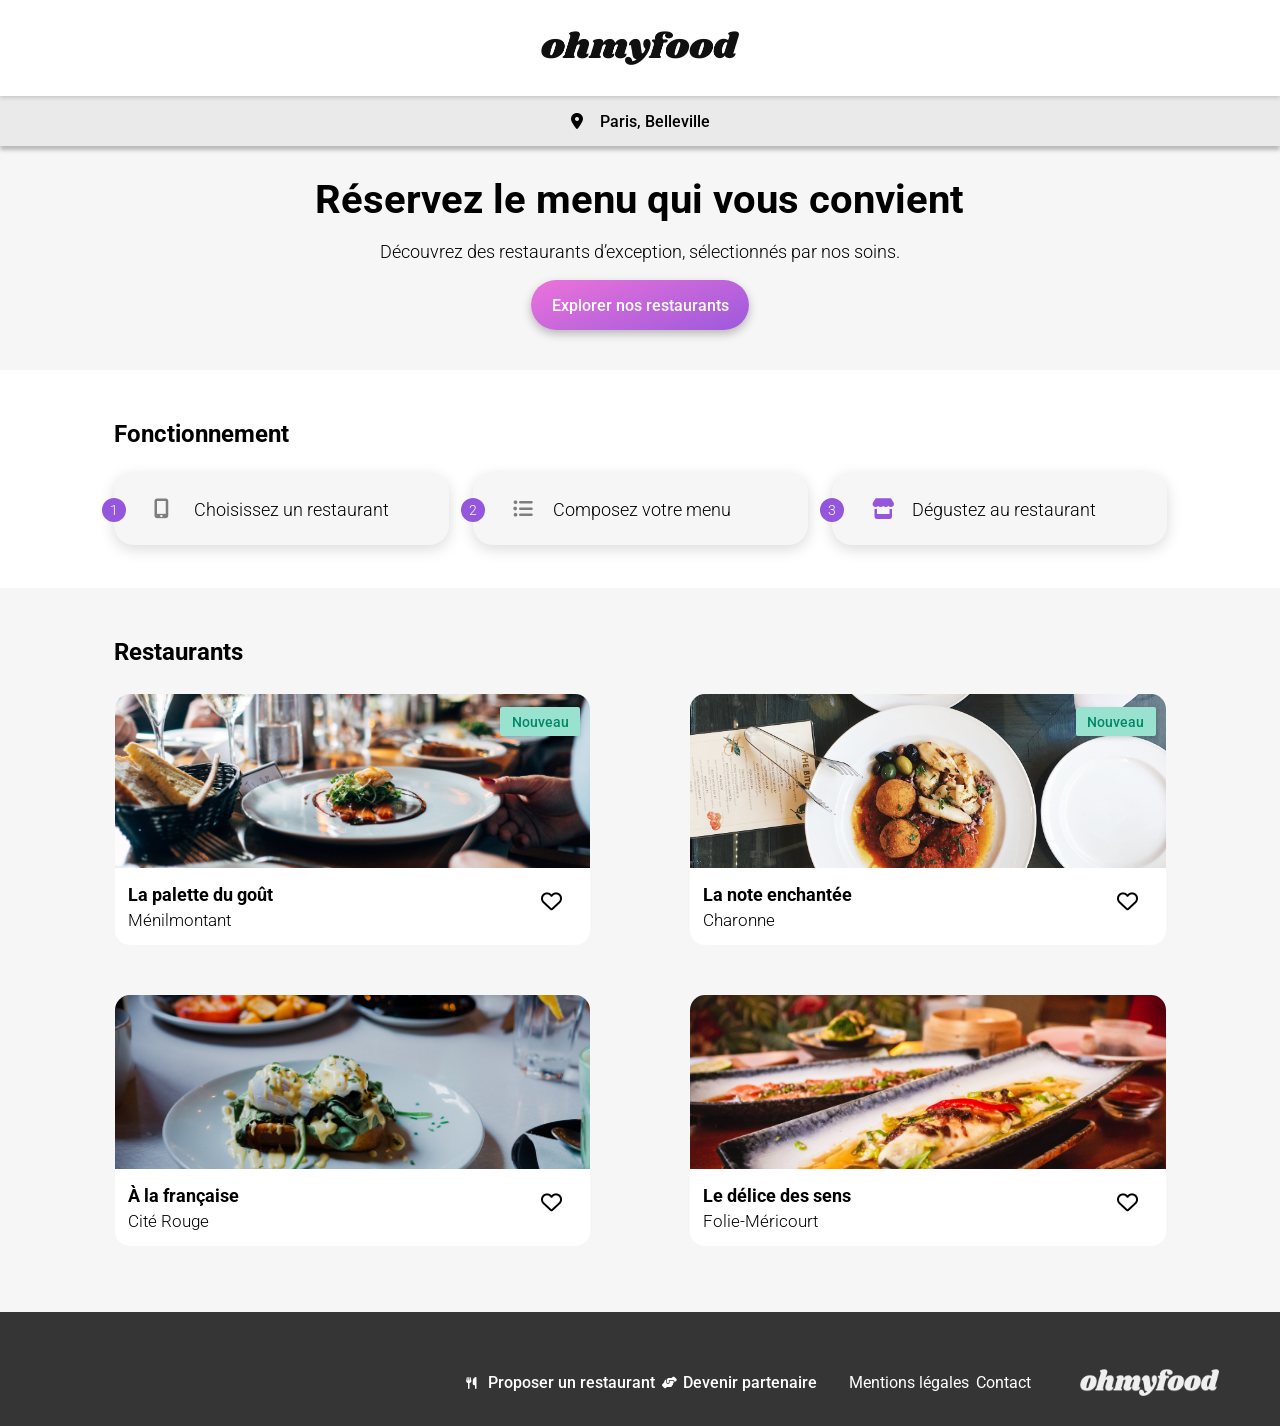
<file: index.html>
<!doctype html>
<html lang="fr">
  <head>
    <meta charset="UTF-8" />
    <meta name="viewport" content="width=device-width, initial-scale=1.0" />
    <title>OhMyFood</title>
    <link
      rel="stylesheet"
      href="https://cdnjs.cloudflare.com/ajax/libs/font-awesome/6.2.1/css/all.min.css"
      integrity="sha512-MV7K8+y+gLIBoVD59lQIYicR65iaqukzvf/nwasF0nqhPay5w/9lJmVM2hMDcnK1OnMGCdVK+iQrJ7lzPJQd1w=="
      crossorigin="anonymous"
      referrerpolicy="no-referrer"
    />
    <link rel="preconnect" href="https://fonts.googleapis.com" />
    <link rel="preconnect" href="https://fonts.gstatic.com" crossorigin />
    <link
      href="https://fonts.googleapis.com/css2?family=Roboto:ital,wght@0,100..900;1,100..900&display=swap"
      rel="stylesheet"
    />
    <link rel="stylesheet" href="Assets/CSS/acceuil.css" />
    <link rel="stylesheet" href="Assets/CSS/acceuil-responsive.css" />
  </head>

  <body>
    <div class="loader">
      <img
        src="Assets/Images_et_textes_Ohmyfood/images/logo/ohmyfood_loader.png"
        alt="Spinner du site"
        class="spinner"
      />
    </div>
    <header>
      <div class="logo">
        <img
          src="Assets/Images_et_textes_Ohmyfood/images/logo/ohmyfood.png"
          alt="logo du site"
        />
      </div>
      <div class="ville">
        <i class="fa-solid fa-location-dot"></i>
        <p>Paris, Belleville</p>
      </div>
    </header>
    <main>
      <section class="presentation">
        <h1>Réservez le menu qui vous convient</h1>
        <p>
          Découvrez des restaurants d’exception, sélectionnés par nos soins.
        </p>
        <a href="#restaurants" class="btn-explorer">
          Explorer nos restaurants
        </a>
      </section>
      <section class="fonctionnement">
        <div class="conteneur-tout">
          <h1>Fonctionnement</h1>
          <div class="conteneur-explication">
            <div class="explication">
              <div class="cercle">
                <p class="numeros">1</p>
              </div>
              <i class="fa-solid fa-mobile-screen-button"></i>
              <p>Choisissez un restaurant</p>
            </div>
            <div class="explication">
              <div class="cercle">
                <p class="numeros">2</p>
              </div>
              <i class="fa-solid fa-list-ul"></i>
              <p>Composez votre menu</p>
            </div>
            <div class="explication">
              <div class="cercle">
                <p class="numeros">3</p>
              </div>
              <i class="fa-solid fa-store"></i>
              <p>Dégustez au restaurant</p>
            </div>
          </div>
        </div>
      </section>
      <section id="restaurants">
        <div class="conteneur">
          <h1>Restaurants</h1>
          <div class="conteneur-cards">
            <div class="restaurant-1-2">
              <a href="restaurants/la_palette_du_gout.html">
                <article class="card">
                  <div class="image">
                    <img
                      src="Assets/Images_et_textes_Ohmyfood/images/restaurants/jay-wennington-N_Y88TWmGwA-unsplash.jpg"
                      alt="Image du premier restaurant"
                    />
                    <div class="new">
                      <p>Nouveau</p>
                    </div>
                  </div>
                  <div>
                    <div class="txt">
                      <h2>La palette du goût</h2>
                      <p>Ménilmontant</p>
                    </div>
                    <i class="fa-solid fa-heart"></i>
                    <i class="fa-regular fa-heart"></i>
                  </div>
                </article>
              </a>
              <a href="restaurants/la_note_enchanté.html">
                <article class="card">
                  <div class="image">
                    <img
                      src="Assets/Images_et_textes_Ohmyfood/images/restaurants/stil-u2Lp8tXIcjw-unsplash.jpg"
                      alt="Image du deuxième restaurant"
                    />
                    <div class="new">
                      <p>Nouveau</p>
                    </div>
                  </div>
                  <div>
                    <div class="txt">
                      <h2>La note enchantée</h2>
                      <p>Charonne</p>
                    </div>
                    <i class="fa-solid fa-heart"></i>
                    <i class="fa-regular fa-heart"></i>
                  </div>
                </article>
              </a>
            </div>
            <div class="restaurant-3-4">
              <a href="restaurants/a_la_française.html">
                <article class="card">
                  <img
                    src="Assets/Images_et_textes_Ohmyfood/images/restaurants/toa-heftiba-DQKerTsQwi0-unsplash.jpg"
                    alt="Image du troisième restaurant"
                  />
                  <div>
                    <div class="txt">
                      <h2>À la française</h2>
                      <p>Cité Rouge</p>
                    </div>
                    <i class="fa-solid fa-heart"></i>
                    <i class="fa-regular fa-heart"></i>
                  </div>
                </article>
              </a>
              <a href="restaurants/le_délice_des_sens.html">
                <article class="card">
                  <img
                    src="Assets/Images_et_textes_Ohmyfood/images/restaurants/louis-hansel-shotsoflouis-qNBGVyOCY8Q-unsplash.jpg"
                    alt="Image du quatrième restaurant"
                  />
                  <div>
                    <div class="txt">
                      <h2>Le délice des sens</h2>
                      <p>Folie-Méricourt</p>
                    </div>
                    <i class="fa-solid fa-heart"></i>
                    <i class="fa-regular fa-heart"></i>
                  </div>
                </article>
              </a>
            </div>
          </div>
        </div>
      </section>
    </main>
    <footer>
      <div class="image-and-text">
        <div class="image-footer">
          <img
            src="Assets/Images_et_textes_Ohmyfood/images/logo/ohmyfood.png"
            alt="logo du site"
          />
        </div>
        <div class="text">
          <div>
            <i class="fa-solid fa-utensils"></i>
            <h1>Proposer un restaurant</h1>
          </div>
          <div>
            <i class="fa-solid fa-handshake-angle"></i>
            <h1>Devenir partenaire</h1>
          </div>
          <p class="Mentions">Mentions légales</p>
          <a href="mailto:contact@ohmyfood.com">Contact</a>
        </div>
      </div>
    </footer>
  </body>
</html>
</file>
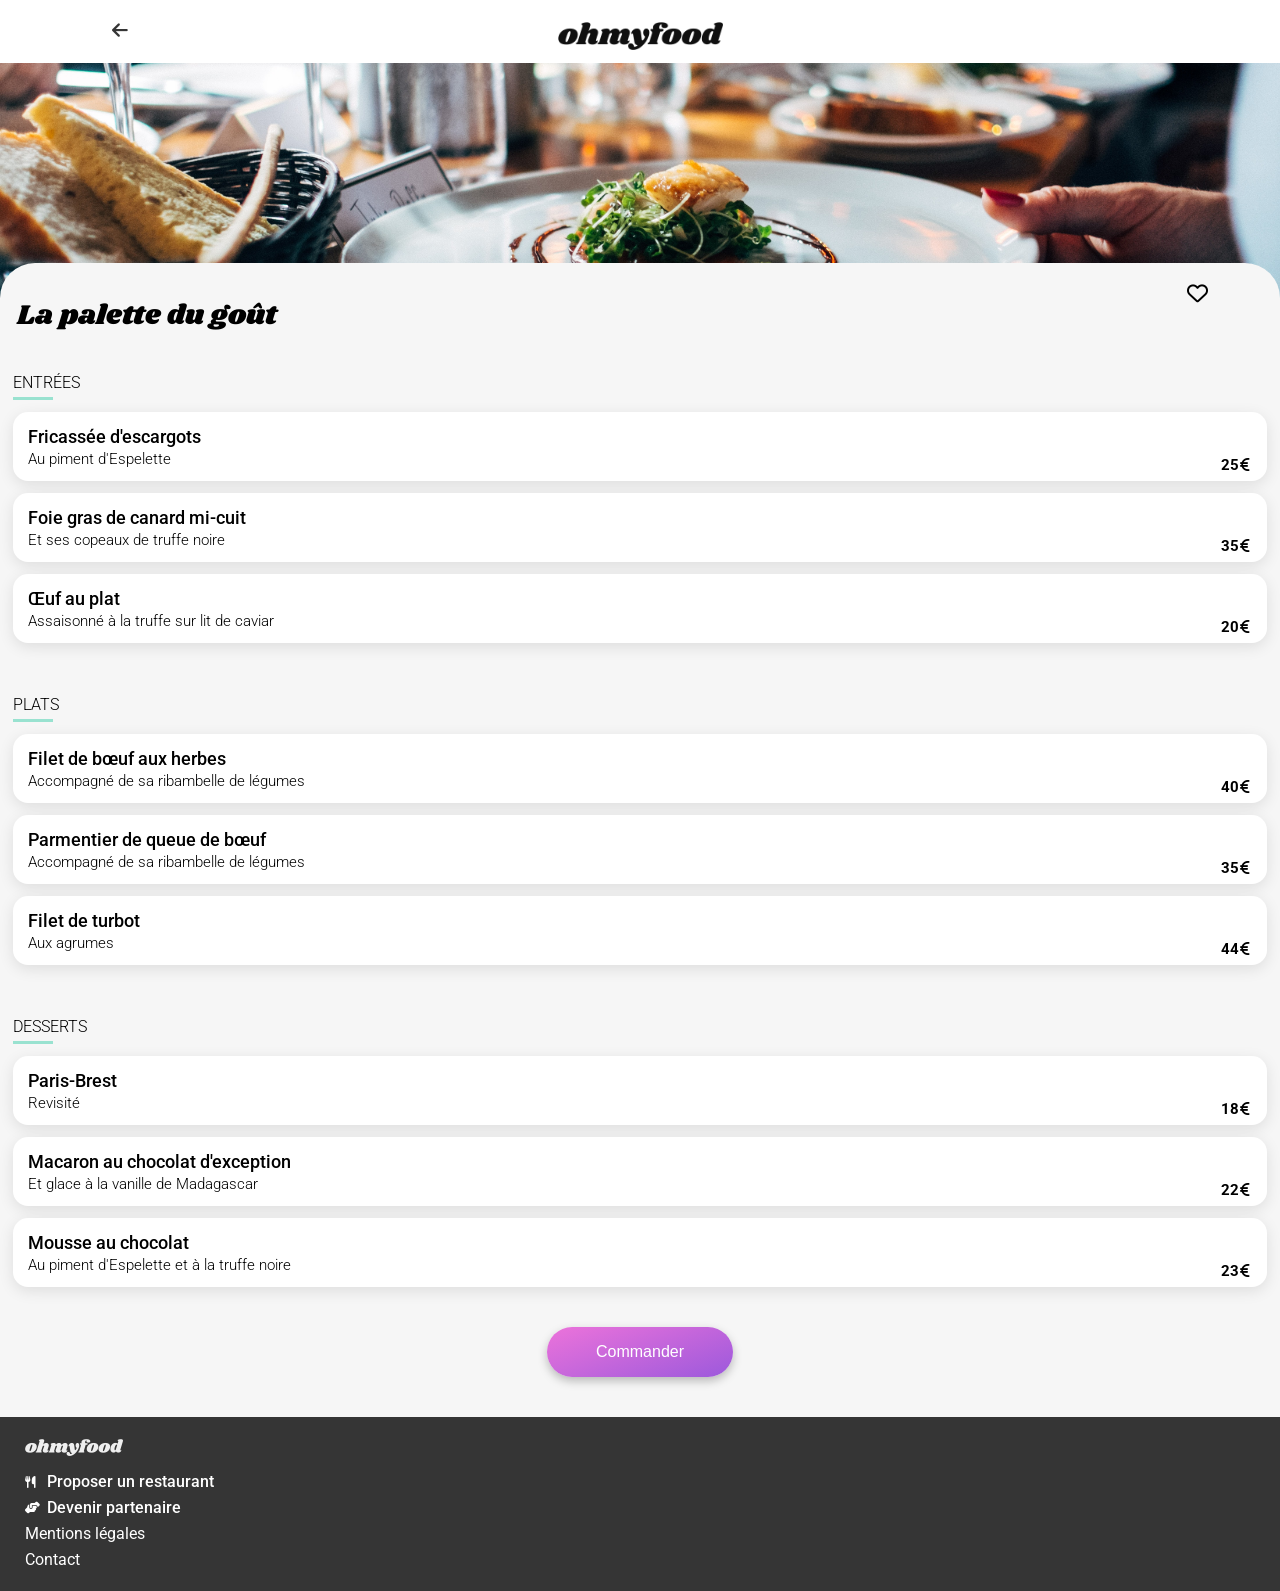
<file: restaurants/1er restaurant.html>
<!doctype html>
<html lang="fr">
  <head>
    <meta charset="UTF-8" />
    <meta name="viewport" content="width=device-width, initial-scale=1.0" />
    <title>OhMyFood</title>
    <link
      rel="stylesheet"
      href="https://cdnjs.cloudflare.com/ajax/libs/font-awesome/6.2.1/css/all.min.css"
      integrity="sha512-MV7K8+y+gLIBoVD59lQIYicR65iaqukzvf/nwasF0nqhPay5w/9lJmVM2hMDcnK1OnMGCdVK+iQrJ7lzPJQd1w=="
      crossorigin="anonymous"
      referrerpolicy="no-referrer"
    />
    <link rel="preconnect" href="https://fonts.googleapis.com" />
    <link rel="preconnect" href="https://fonts.gstatic.com" crossorigin />
    <link
      href="https://fonts.googleapis.com/css2?family=Roboto:ital,wght@0,100..900;1,100..900&display=swap"
      rel="stylesheet"
    />
    <link rel="stylesheet" href="../Assets/restaurants.css" />
  </head>

  <body>
    <header>
      <div class="arrow">
        <a href="">
          <article>
            <i class="fa-solid fa-arrow-left"></i></article
        ></a>
      </div>
      <div class="logo">
        <img
          src="../Assets/Images et textes Ohmyfood/images/logo/ohmyfood.png"
        />
      </div>
    </header>
    <main>
      <section class="image">
        <img
          src="../Assets/Images et textes Ohmyfood/images/restaurants/jay-wennington-N_Y88TWmGwA-unsplash.jpg"
          alt="Image de couverture pour le premier restaurant"
        />
      </section>
      <section class="menu">
        <h1>La palette du goût</h1>
        <div class="heart">
          <i class="fa-solid fa-heart"></i> <i class="fa-regular fa-heart"></i>
        </div>
        <div class="plats">
          <p class="p">ENTRÉES</p>
          <article>
            <div class="plats-text">
              <h1>Fricassée d'escargots</h1>
              <span>Au piment d'Espelette</span>
            </div>
            <div class="prix">
              <p>25</p>
              <i class="fa-solid fa-euro-sign"></i>
            </div>
          </article>
          <article>
            <div class="plats-text">
              <h1>Foie gras de canard mi-cuit</h1>
              <span>Et ses copeaux de truffe noire</span>
            </div>
            <div class="prix">
              <p>35</p>
              <i class="fa-solid fa-euro-sign"></i>
            </div>
          </article>
          <article>
            <div class="plats-text">
              <h1>Œuf au plat</h1>
              <span>Assaisonné à la truffe sur lit de caviar</span>
            </div>
            <div class="prix">
              <p>20</p>
              <i class="fa-solid fa-euro-sign"></i>
            </div>
          </article>
          <p class="plats-desserts p">PLATS</p>
          <article>
            <div class="plats-text">
              <h1>Filet de bœuf aux herbes</h1>
              <span>Accompagné de sa ribambelle de légumes</span>
            </div>
            <div class="prix">
              <p>40</p>
              <i class="fa-solid fa-euro-sign"></i>
            </div>
          </article>
          <article>
            <div class="plats-text">
              <h1>Parmentier de queue de bœuf</h1>
              <span>Accompagné de sa ribambelle de légumes</span>
            </div>
            <div class="prix">
              <p>35</p>
              <i class="fa-solid fa-euro-sign"></i>
            </div>
          </article>
          <article>
            <div class="plats-text">
              <h1>Filet de turbot</h1>
              <span>Aux agrumes</span>
            </div>
            <div class="prix">
              <p>44</p>
              <i class="fa-solid fa-euro-sign"></i>
            </div>
          </article>
          <p class="plats-desserts p">DESSERTS</p>
          <article>
            <div class="plats-text">
              <h1>Paris-Brest</h1>
              <span>Revisité</span>
            </div>
            <div class="prix">
              <p>18</p>
              <i class="fa-solid fa-euro-sign"></i>
            </div>
          </article>
          <article>
            <div class="plats-text">
              <h1>Macaron au chocolat d'exception</h1>
              <span>Et glace à la vanille de Madagascar</span>
            </div>
            <div class="prix">
              <p>22</p>
              <i class="fa-solid fa-euro-sign"></i>
            </div>
          </article>
          <article>
            <div class="plats-text">
              <h1>Mousse au chocolat</h1>
              <span>Au piment d'Espelette et à la truffe noire</span>
            </div>
            <div class="prix">
              <p>23</p>
              <i class="fa-solid fa-euro-sign"></i>
            </div>
          </article>
        </div>
        <button><p class="button">Commander</p></button>
      </section>
    </main>
    <footer>
      <div>
        <img
          src="../Assets/Images et textes Ohmyfood/images/logo/ohmyfood.png"
        />
      </div>
      <div class="text">
        <div>
          <i class="fa-solid fa-utensils"></i>
          <h1>Proposer un restaurant</h1>
        </div>
        <div>
          <i class="fa-solid fa-handshake-angle"></i>
          <h1>Devenir partenaire</h1>
        </div>
        <p>Mentions légales</p>
        <p>Contact</p>
      </div>
    </footer>
  </body>
</html>
</file>
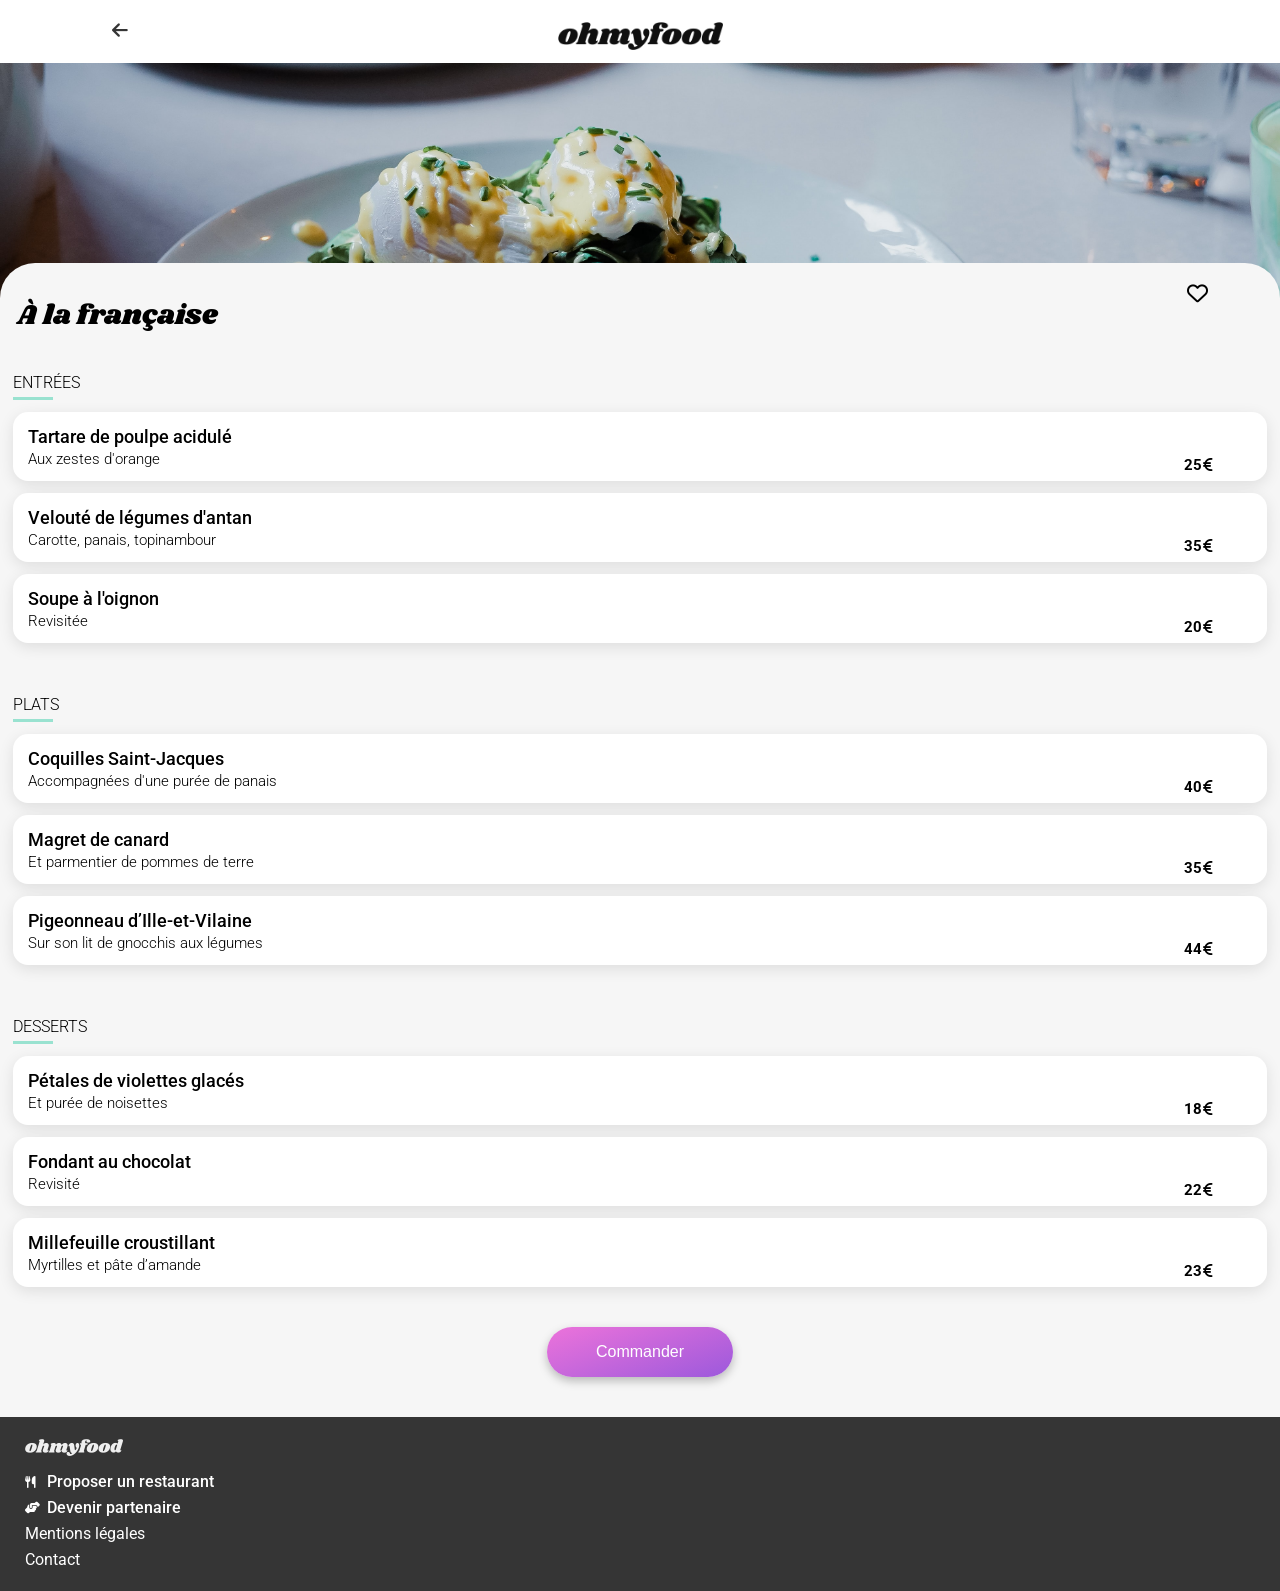
<file: restaurants/a la française.html>
<!doctype html>
<html lang="fr">
  <head>
    <meta charset="UTF-8" />
    <meta name="viewport" content="width=device-width, initial-scale=1.0" />
    <title>OhMyFood</title>
    <link
      rel="stylesheet"
      href="https://cdnjs.cloudflare.com/ajax/libs/font-awesome/6.2.1/css/all.min.css"
      integrity="sha512-MV7K8+y+gLIBoVD59lQIYicR65iaqukzvf/nwasF0nqhPay5w/9lJmVM2hMDcnK1OnMGCdVK+iQrJ7lzPJQd1w=="
      crossorigin="anonymous"
      referrerpolicy="no-referrer"
    />
    <link rel="preconnect" href="https://fonts.googleapis.com" />
    <link rel="preconnect" href="https://fonts.gstatic.com" crossorigin />
    <link
      href="https://fonts.googleapis.com/css2?family=Roboto:ital,wght@0,100..900;1,100..900&display=swap"
      rel="stylesheet"
    />
    <link rel="stylesheet" href="../Assets/restaurants.css" />
  </head>

  <body>
    <header>
      <div class="arrow">
        <a href="../index.html">
          <article>
            <i class="fa-solid fa-arrow-left"></i></article
        ></a>
      </div>
      <div class="logo">
        <img
          src="../Assets/Images et textes Ohmyfood/images/logo/ohmyfood.png"
        />
      </div>
    </header>
    <main>
      <section class="image">
        <img
          src="../Assets/Images et textes Ohmyfood/images/restaurants/toa-heftiba-DQKerTsQwi0-unsplash.jpg"
          alt="Image de couverture pour le premier restaurant"
        />
      </section>
      <section class="menu">
        <h1>À la française</h1>
        <div class="heart">
          <i class="fa-solid fa-heart"></i> <i class="fa-regular fa-heart"></i>
        </div>
        <div class="plats">
          <p class="p">ENTRÉES</p>
          <article>
            <div class="plats-text">
              <h1>Tartare de poulpe acidulé</h1>
              <span>Aux zestes d'orange</span>
            </div>
            <div class="prix">
              <p>25</p>
              <i class="fa-solid fa-euro-sign"></i>
            </div>
            <div class="check"><i class="fa-solid fa-circle-check"></i></div>
          </article>
          <article>
            <div class="plats-text">
              <h1>Velouté de légumes d'antan</h1>
              <span>Carotte, panais, topinambour</span>
            </div>
            <div class="prix">
              <p>35</p>
              <i class="fa-solid fa-euro-sign"></i>
            </div>
            <div class="check"><i class="fa-solid fa-circle-check"></i></div>
          </article>
          <article>
            <div class="plats-text">
              <h1>Soupe à l'oignon</h1>
              <span>Revisitée</span>
            </div>
            <div class="prix">
              <p>20</p>
              <i class="fa-solid fa-euro-sign"></i>
            </div>
            <div class="check"><i class="fa-solid fa-circle-check"></i></div>
          </article>
          <p class="plats-desserts p">PLATS</p>
          <article>
            <div class="plats-text">
              <h1>Coquilles Saint-Jacques</h1>
              <span>Accompagnées d'une purée de panais</span>
            </div>
            <div class="prix">
              <p>40</p>
              <i class="fa-solid fa-euro-sign"></i>
            </div>
            <div class="check"><i class="fa-solid fa-circle-check"></i></div>
          </article>
          <article>
            <div class="plats-text">
              <h1>Magret de canard</h1>
              <span>Et parmentier de pommes de terre</span>
            </div>
            <div class="prix">
              <p>35</p>
              <i class="fa-solid fa-euro-sign"></i>
            </div>
            <div class="check"><i class="fa-solid fa-circle-check"></i></div>
          </article>
          <article>
            <div class="plats-text">
              <h1>Pigeonneau d’Ille-et-Vilaine</h1>
              <span>Sur son lit de gnocchis aux légumes</span>
            </div>
            <div class="prix">
              <p>44</p>
              <i class="fa-solid fa-euro-sign"></i>
            </div>
            <div class="check"><i class="fa-solid fa-circle-check"></i></div>
          </article>
          <p class="plats-desserts p">DESSERTS</p>
          <article>
            <div class="plats-text">
              <h1>Pétales de violettes glacés</h1>
              <span>Et purée de noisettes</span>
            </div>
            <div class="prix">
              <p>18</p>
              <i class="fa-solid fa-euro-sign"></i>
            </div>
            <div class="check"><i class="fa-solid fa-circle-check"></i></div>
          </article>
          <article>
            <div class="plats-text">
              <h1>Fondant au chocolat</h1>
              <span>Revisité</span>
            </div>
            <div class="prix">
              <p>22</p>
              <i class="fa-solid fa-euro-sign"></i>
            </div>
            <div class="check"><i class="fa-solid fa-circle-check"></i></div>
          </article>
          <article>
            <div class="plats-text">
              <h1>Millefeuille croustillant</h1>
              <span>Myrtilles et pâte d’amande</span>
            </div>
            <div class="prix">
              <p>23</p>
              <i class="fa-solid fa-euro-sign"></i>
            </div>
            <div class="check"><i class="fa-solid fa-circle-check"></i></div>
          </article>
        </div>
        <button><p class="button">Commander</p></button>
      </section>
    </main>
    <footer>
      <div>
        <img
          src="../Assets/Images et textes Ohmyfood/images/logo/ohmyfood.png"
        />
      </div>
      <div class="text">
        <div>
          <i class="fa-solid fa-utensils"></i>
          <h1>Proposer un restaurant</h1>
        </div>
        <div>
          <i class="fa-solid fa-handshake-angle"></i>
          <h1>Devenir partenaire</h1>
        </div>
        <p>Mentions légales</p>
        <p>Contact</p>
      </div>
    </footer>
  </body>
</html>
</file>
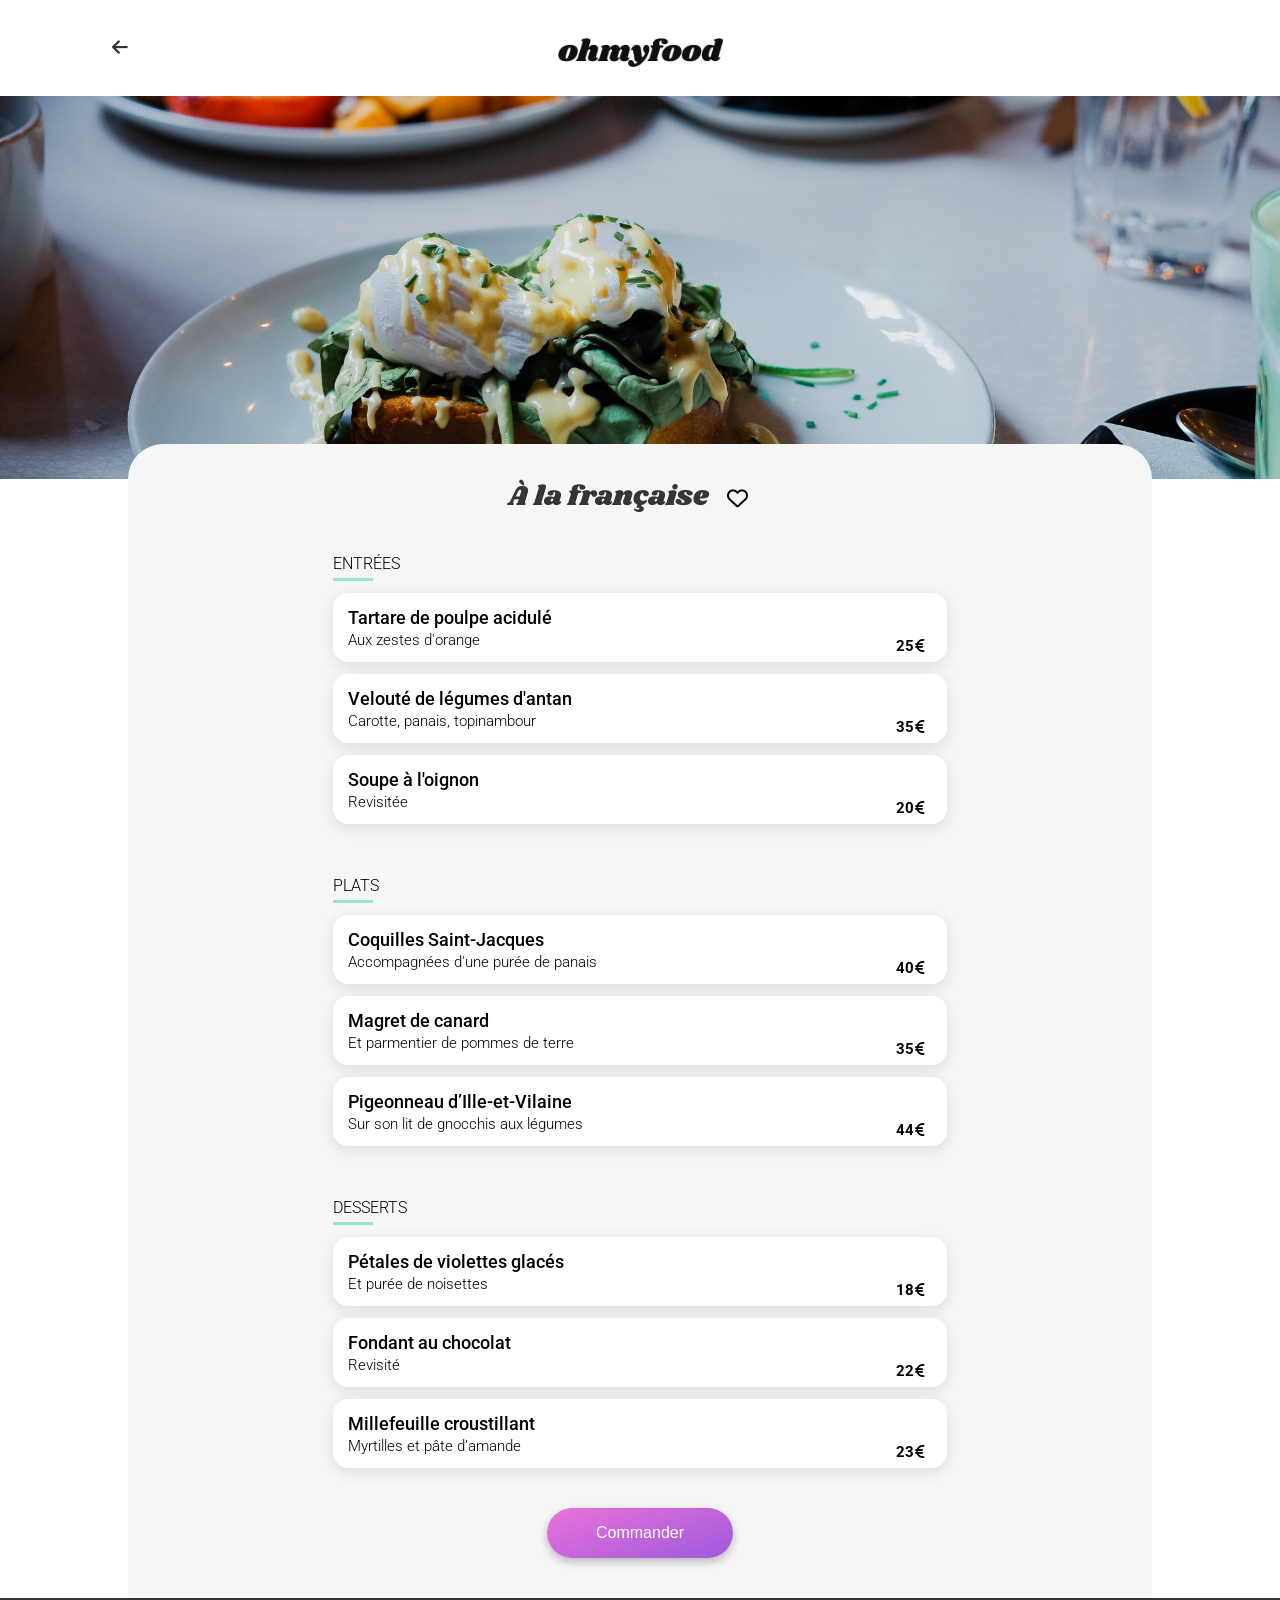
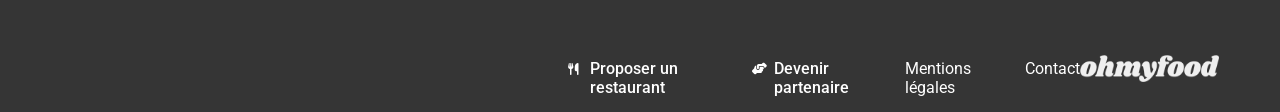
<file: restaurants/a_la_française.html>
<!doctype html>
<html lang="fr">
  <head>
    <meta charset="UTF-8" />
    <meta name="viewport" content="width=device-width, initial-scale=1.0" />
    <title>OhMyFood</title>
    <link
      rel="stylesheet"
      href="https://cdnjs.cloudflare.com/ajax/libs/font-awesome/6.2.1/css/all.min.css"
      integrity="sha512-MV7K8+y+gLIBoVD59lQIYicR65iaqukzvf/nwasF0nqhPay5w/9lJmVM2hMDcnK1OnMGCdVK+iQrJ7lzPJQd1w=="
      crossorigin="anonymous"
      referrerpolicy="no-referrer"
    />
    <link rel="preconnect" href="https://fonts.googleapis.com" />
    <link rel="preconnect" href="https://fonts.gstatic.com" crossorigin />
    <link
      href="https://fonts.googleapis.com/css2?family=Roboto:ital,wght@0,100..900;1,100..900&display=swap"
      rel="stylesheet"
    />
    <link rel="stylesheet" href="../Assets/CSS/restaurants.css" />
    <link rel="stylesheet" href="../Assets/CSS/restaurants-responsive.css" />
  </head>

  <body>
    <header>
      <div class="arrow">
        <a href="../index.html">
          <article>
            <i class="fa-solid fa-arrow-left"></i></article
        ></a>
      </div>
      <div class="logo">
        <img
          src="../Assets/Images_et_textes_Ohmyfood/images/logo/ohmyfood.png"
          alt="logo du site"
        />
      </div>
    </header>
    <main>
      <section class="image">
        <img
          src="../Assets/Images_et_textes_Ohmyfood/images/restaurants/toa-heftiba-DQKerTsQwi0-unsplash.jpg"
          alt="Image de couverture pour le premier restaurant"
        />
      </section>
      <section class="menu">
        <div class="heart-and-text">
          <h1 id="nom-restaurant">À la française</h1>
          <div class="heart">
            <i class="fa-solid fa-heart"></i>
            <i class="fa-regular fa-heart"></i>
          </div>
        </div>
        <div class="plats">
          <p class="p">ENTRÉES</p>
          <article>
            <div class="plats-text">
              <h1>Tartare de poulpe acidulé</h1>
              <span>Aux zestes d'orange</span>
            </div>
            <div class="prix">
              <p>25</p>
              <i class="fa-solid fa-euro-sign"></i>
            </div>
            <div class="check"><i class="fa-solid fa-circle-check"></i></div>
          </article>
          <article>
            <div class="plats-text">
              <h1>Velouté de légumes d'antan</h1>
              <span>Carotte, panais, topinambour</span>
            </div>
            <div class="prix">
              <p>35</p>
              <i class="fa-solid fa-euro-sign"></i>
            </div>
            <div class="check"><i class="fa-solid fa-circle-check"></i></div>
          </article>
          <article>
            <div class="plats-text">
              <h1>Soupe à l'oignon</h1>
              <span>Revisitée</span>
            </div>
            <div class="prix">
              <p>20</p>
              <i class="fa-solid fa-euro-sign"></i>
            </div>
            <div class="check"><i class="fa-solid fa-circle-check"></i></div>
          </article>
          <p class="plats-desserts p">PLATS</p>
          <article>
            <div class="plats-text">
              <h1>Coquilles Saint-Jacques</h1>
              <span>Accompagnées d'une purée de panais</span>
            </div>
            <div class="prix">
              <p>40</p>
              <i class="fa-solid fa-euro-sign"></i>
            </div>
            <div class="check"><i class="fa-solid fa-circle-check"></i></div>
          </article>
          <article>
            <div class="plats-text">
              <h1>Magret de canard</h1>
              <span>Et parmentier de pommes de terre</span>
            </div>
            <div class="prix">
              <p>35</p>
              <i class="fa-solid fa-euro-sign"></i>
            </div>
            <div class="check"><i class="fa-solid fa-circle-check"></i></div>
          </article>
          <article>
            <div class="plats-text">
              <h1>Pigeonneau d’Ille-et-Vilaine</h1>
              <span>Sur son lit de gnocchis aux légumes</span>
            </div>
            <div class="prix">
              <p>44</p>
              <i class="fa-solid fa-euro-sign"></i>
            </div>
            <div class="check"><i class="fa-solid fa-circle-check"></i></div>
          </article>
          <p class="plats-desserts p">DESSERTS</p>
          <article>
            <div class="plats-text">
              <h1>Pétales de violettes glacés</h1>
              <span>Et purée de noisettes</span>
            </div>
            <div class="prix">
              <p>18</p>
              <i class="fa-solid fa-euro-sign"></i>
            </div>
            <div class="check"><i class="fa-solid fa-circle-check"></i></div>
          </article>
          <article>
            <div class="plats-text">
              <h1>Fondant au chocolat</h1>
              <span>Revisité</span>
            </div>
            <div class="prix">
              <p>22</p>
              <i class="fa-solid fa-euro-sign"></i>
            </div>
            <div class="check"><i class="fa-solid fa-circle-check"></i></div>
          </article>
          <article>
            <div class="plats-text">
              <h1>Millefeuille croustillant</h1>
              <span>Myrtilles et pâte d’amande</span>
            </div>
            <div class="prix">
              <p>23</p>
              <i class="fa-solid fa-euro-sign"></i>
            </div>
            <div class="check"><i class="fa-solid fa-circle-check"></i></div>
          </article>
        </div>
        <button>Commander</button>
      </section>
    </main>
    <footer>
      <div class="image-and-text">
        <div class="image-footer">
          <img
            src="../Assets/Images_et_textes_Ohmyfood/images/logo/ohmyfood.png"
            alt="logo du site"
          />
        </div>
        <div class="text">
          <div>
            <i class="fa-solid fa-utensils"></i>
            <h1>Proposer un restaurant</h1>
          </div>
          <div>
            <i class="fa-solid fa-handshake-angle"></i>
            <h1>Devenir partenaire</h1>
          </div>
          <p>Mentions légales</p>
          <p>Contact</p>
        </div>
      </div>
    </footer>
  </body>
</html>
</file>
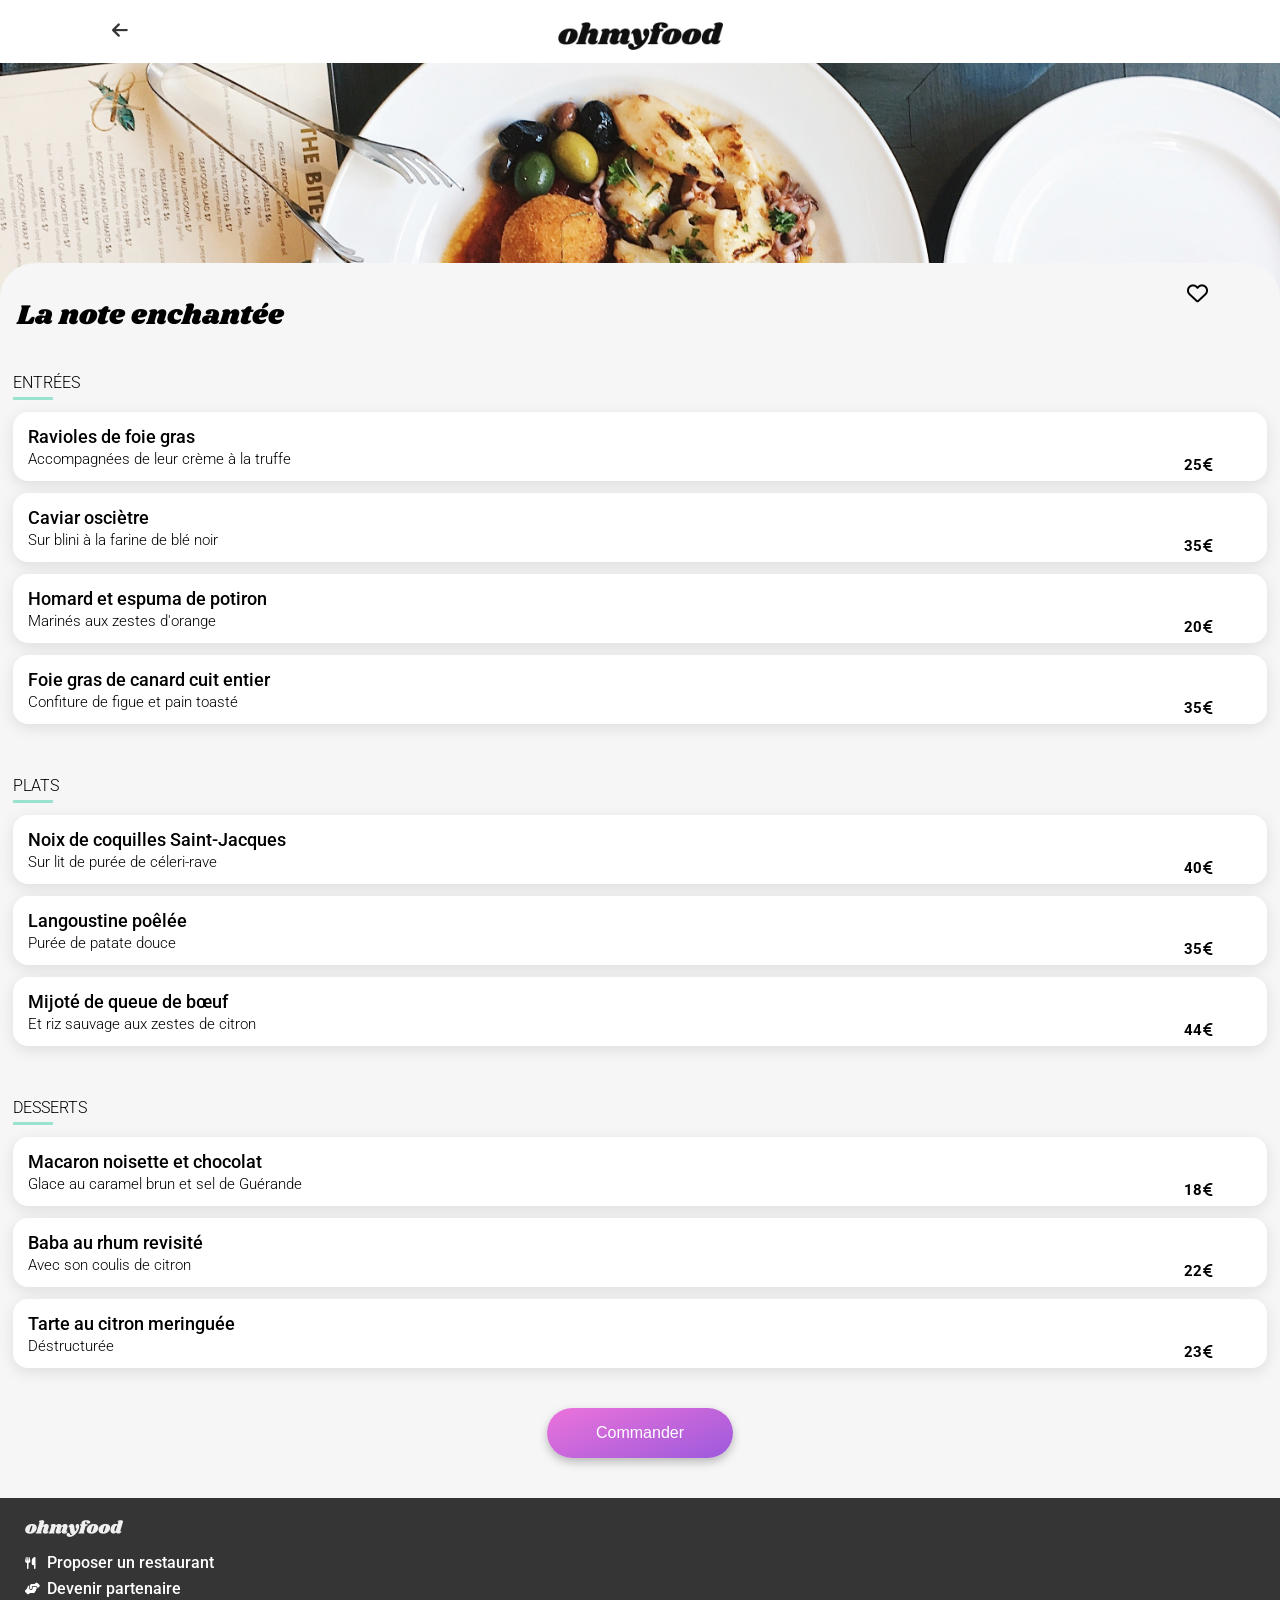
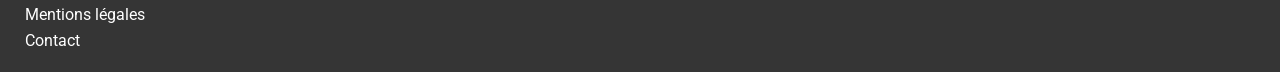
<file: restaurants/la note enchanté.html>
<!doctype html>
<html lang="fr">
  <head>
    <meta charset="UTF-8" />
    <meta name="viewport" content="width=device-width, initial-scale=1.0" />
    <title>OhMyFood</title>
    <link
      rel="stylesheet"
      href="https://cdnjs.cloudflare.com/ajax/libs/font-awesome/6.2.1/css/all.min.css"
      integrity="sha512-MV7K8+y+gLIBoVD59lQIYicR65iaqukzvf/nwasF0nqhPay5w/9lJmVM2hMDcnK1OnMGCdVK+iQrJ7lzPJQd1w=="
      crossorigin="anonymous"
      referrerpolicy="no-referrer"
    />
    <link rel="preconnect" href="https://fonts.googleapis.com" />
    <link rel="preconnect" href="https://fonts.gstatic.com" crossorigin />
    <link
      href="https://fonts.googleapis.com/css2?family=Roboto:ital,wght@0,100..900;1,100..900&display=swap"
      rel="stylesheet"
    />
    <link rel="stylesheet" href="../Assets/restaurants.css" />
  </head>

  <body>
    <header>
      <div class="arrow">
        <a href="../index.html">
          <article>
            <i class="fa-solid fa-arrow-left"></i></article
        ></a>
      </div>
      <div class="logo">
        <img
          src="../Assets/Images et textes Ohmyfood/images/logo/ohmyfood.png"
        />
      </div>
    </header>
    <main>
      <section class="image">
        <img
          src="../Assets/Images et textes Ohmyfood/images/restaurants/stil-u2Lp8tXIcjw-unsplash.jpg"
          alt="Image de couverture pour le premier restaurant"
        />
      </section>
      <section class="menu">
        <h1>La note enchantée</h1>
        <div class="heart">
          <i class="fa-solid fa-heart"></i> <i class="fa-regular fa-heart"></i>
        </div>
        <div class="plats">
          <p class="p">ENTRÉES</p>
          <article>
            <div class="plats-text">
              <h1>Ravioles de foie gras</h1>
              <span>Accompagnées de leur crème à la truffe</span>
            </div>
            <div class="prix">
              <p>25</p>
              <i class="fa-solid fa-euro-sign"></i>
            </div>
            <div class="check"><i class="fa-solid fa-circle-check"></i></div>
          </article>
          <article>
            <div class="plats-text">
              <h1>Caviar osciètre</h1>
              <span>Sur blini à la farine de blé noir</span>
            </div>
            <div class="prix">
              <p>35</p>
              <i class="fa-solid fa-euro-sign"></i>
            </div>
            <div class="check"><i class="fa-solid fa-circle-check"></i></div>
          </article>
          <article>
            <div class="plats-text">
              <h1>Homard et espuma de potiron</h1>
              <span>Marinés aux zestes d'orange</span>
            </div>
            <div class="prix">
              <p>20</p>
              <i class="fa-solid fa-euro-sign"></i>
            </div>
            <div class="check"><i class="fa-solid fa-circle-check"></i></div>
          </article>
          <article>
            <div class="plats-text">
              <h1>Foie gras de canard cuit entier</h1>
              <span>Confiture de figue et pain toasté</span>
            </div>
            <div class="prix">
              <p>35</p>
              <i class="fa-solid fa-euro-sign"></i>
            </div>
            <div class="check"><i class="fa-solid fa-circle-check"></i></div>
          </article>
          <p class="plats-desserts p">PLATS</p>
          <article>
            <div class="plats-text">
              <h1>Noix de coquilles Saint-Jacques</h1>
              <span>Sur lit de purée de céleri-rave</span>
            </div>
            <div class="prix">
              <p>40</p>
              <i class="fa-solid fa-euro-sign"></i>
            </div>
            <div class="check"><i class="fa-solid fa-circle-check"></i></div>
          </article>
          <article>
            <div class="plats-text">
              <h1>Langoustine poêlée</h1>
              <span>Purée de patate douce</span>
            </div>
            <div class="prix">
              <p>35</p>
              <i class="fa-solid fa-euro-sign"></i>
            </div>
            <div class="check"><i class="fa-solid fa-circle-check"></i></div>
          </article>
          <article>
            <div class="plats-text">
              <h1>Mijoté de queue de bœuf</h1>
              <span>Et riz sauvage aux zestes de citron</span>
            </div>
            <div class="prix">
              <p>44</p>
              <i class="fa-solid fa-euro-sign"></i>
            </div>
            <div class="check"><i class="fa-solid fa-circle-check"></i></div>
          </article>
          <p class="plats-desserts p">DESSERTS</p>
          <article>
            <div class="plats-text">
              <h1>Macaron noisette et chocolat</h1>
              <span>Glace au caramel brun et sel de Guérande</span>
            </div>
            <div class="prix">
              <p>18</p>
              <i class="fa-solid fa-euro-sign"></i>
            </div>
            <div class="check"><i class="fa-solid fa-circle-check"></i></div>
          </article>
          <article>
            <div class="plats-text">
              <h1>Baba au rhum revisité</h1>
              <span>Avec son coulis de citron</span>
            </div>
            <div class="prix">
              <p>22</p>
              <i class="fa-solid fa-euro-sign"></i>
            </div>
            <div class="check"><i class="fa-solid fa-circle-check"></i></div>
          </article>
          <article>
            <div class="plats-text">
              <h1>Tarte au citron meringuée</h1>
              <span>Déstructurée</span>
            </div>
            <div class="prix">
              <p>23</p>
              <i class="fa-solid fa-euro-sign"></i>
            </div>
            <div class="check"><i class="fa-solid fa-circle-check"></i></div>
          </article>
        </div>
        <button><p class="button">Commander</p></button>
      </section>
    </main>
    <footer>
      <div>
        <img
          src="../Assets/Images et textes Ohmyfood/images/logo/ohmyfood.png"
        />
      </div>
      <div class="text">
        <div>
          <i class="fa-solid fa-utensils"></i>
          <h1>Proposer un restaurant</h1>
        </div>
        <div>
          <i class="fa-solid fa-handshake-angle"></i>
          <h1>Devenir partenaire</h1>
        </div>
        <p>Mentions légales</p>
        <p>Contact</p>
      </div>
    </footer>
  </body>
</html>
</file>
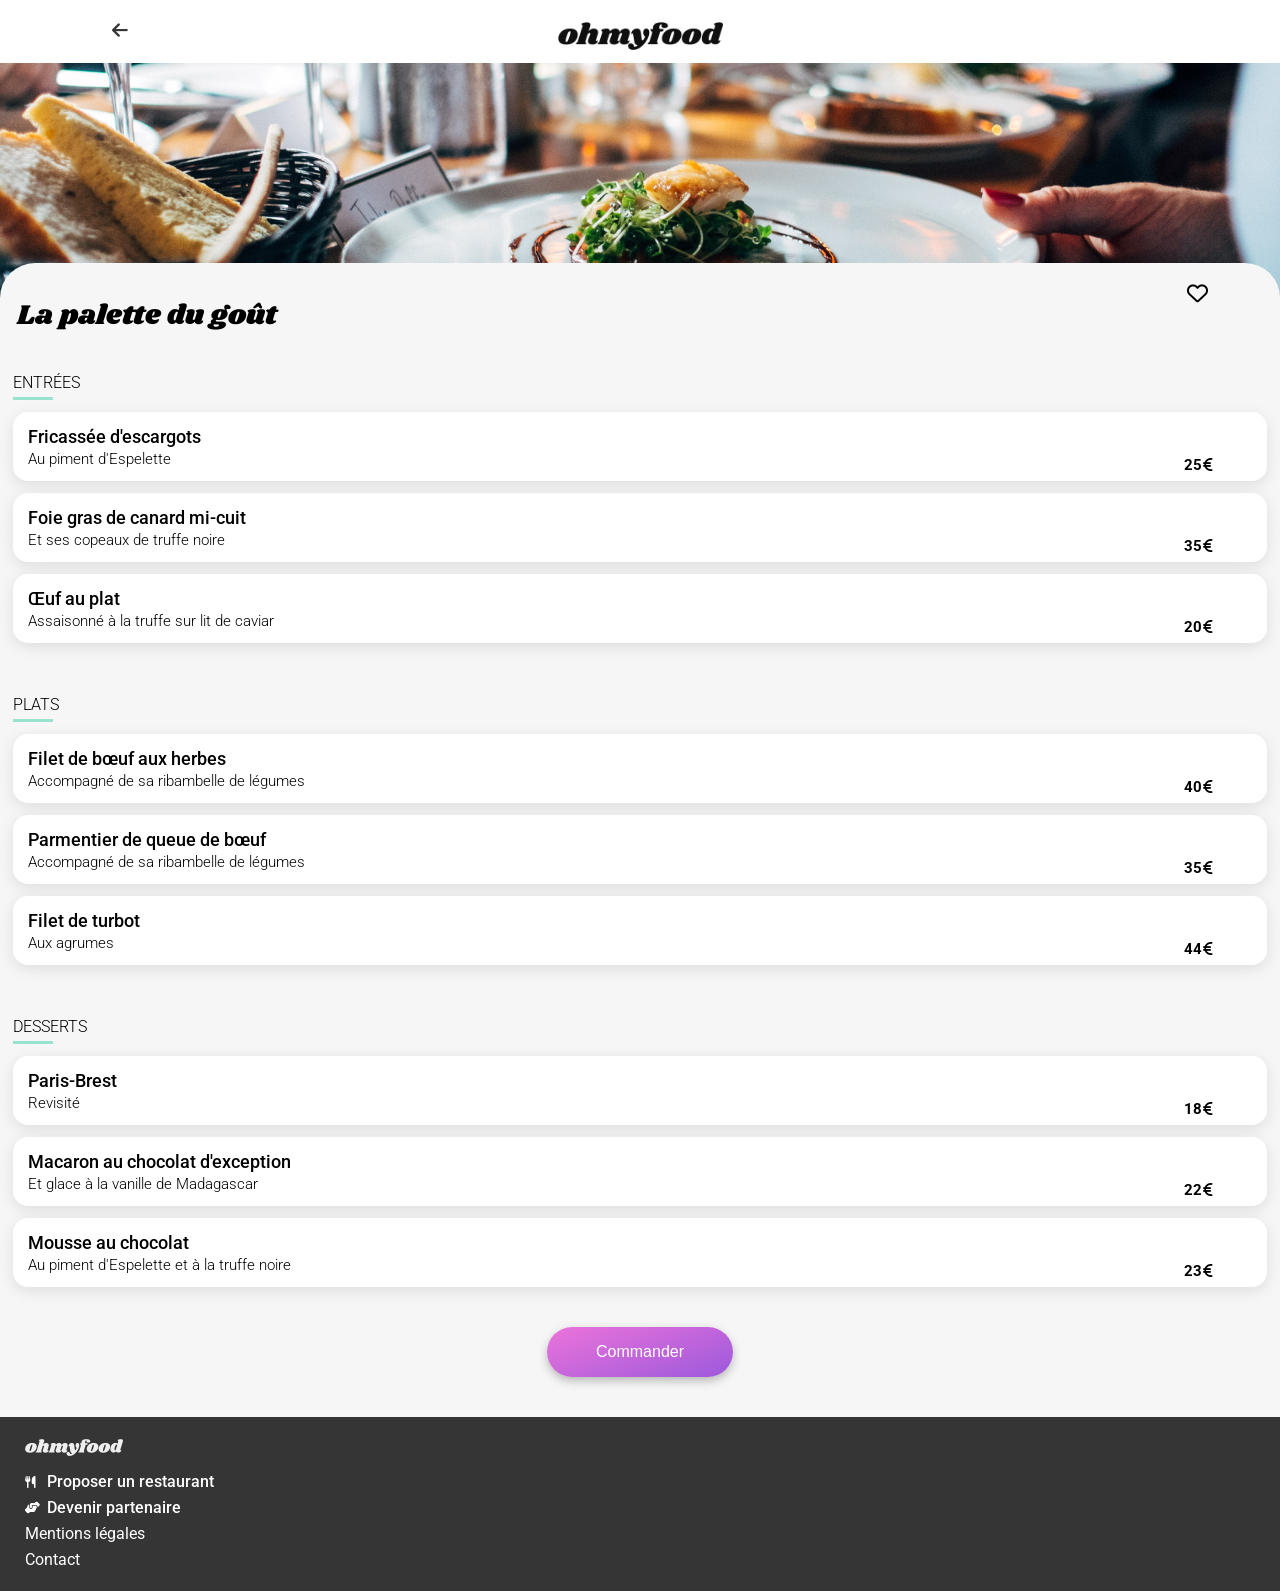
<file: restaurants/la palette du gout.html>
<!doctype html>
<html lang="fr">
  <head>
    <meta charset="UTF-8" />
    <meta name="viewport" content="width=device-width, initial-scale=1.0" />
    <title>OhMyFood</title>
    <link
      rel="stylesheet"
      href="https://cdnjs.cloudflare.com/ajax/libs/font-awesome/6.2.1/css/all.min.css"
      integrity="sha512-MV7K8+y+gLIBoVD59lQIYicR65iaqukzvf/nwasF0nqhPay5w/9lJmVM2hMDcnK1OnMGCdVK+iQrJ7lzPJQd1w=="
      crossorigin="anonymous"
      referrerpolicy="no-referrer"
    />
    <link rel="preconnect" href="https://fonts.googleapis.com" />
    <link rel="preconnect" href="https://fonts.gstatic.com" crossorigin />
    <link
      href="https://fonts.googleapis.com/css2?family=Roboto:ital,wght@0,100..900;1,100..900&display=swap"
      rel="stylesheet"
    />
    <link rel="stylesheet" href="../Assets/restaurants.css" />
  </head>

  <body>
    <header>
      <div class="arrow">
        <a href="../index.html">
          <article>
            <i class="fa-solid fa-arrow-left"></i></article
        ></a>
      </div>
      <div class="logo">
        <img
          src="../Assets/Images et textes Ohmyfood/images/logo/ohmyfood.png"
        />
      </div>
    </header>
    <main>
      <section class="image">
        <img
          src="../Assets/Images et textes Ohmyfood/images/restaurants/jay-wennington-N_Y88TWmGwA-unsplash.jpg"
          alt="Image de couverture pour le premier restaurant"
        />
      </section>
      <section class="menu">
        <h1>La palette du goût</h1>
        <div class="heart">
          <i class="fa-solid fa-heart"></i> <i class="fa-regular fa-heart"></i>
        </div>
        <div class="plats">
          <p class="p">ENTRÉES</p>
          <article>
            <div class="plats-text">
              <h1>Fricassée d'escargots</h1>
              <span>Au piment d'Espelette</span>
            </div>
            <div class="prix">
              <p>25</p>
              <i class="fa-solid fa-euro-sign"></i>
            </div>
            <div class="check"><i class="fa-solid fa-circle-check"></i></div>
          </article>
          <article>
            <div class="plats-text">
              <h1>Foie gras de canard mi-cuit</h1>
              <span>Et ses copeaux de truffe noire</span>
            </div>
            <div class="prix">
              <p>35</p>
              <i class="fa-solid fa-euro-sign"></i>
            </div>
            <div class="check"><i class="fa-solid fa-circle-check"></i></div>
          </article>
          <article>
            <div class="plats-text">
              <h1>Œuf au plat</h1>
              <span>Assaisonné à la truffe sur lit de caviar</span>
            </div>
            <div class="prix">
              <p>20</p>
              <i class="fa-solid fa-euro-sign"></i>
            </div>
            <div class="check"><i class="fa-solid fa-circle-check"></i></div>
          </article>
          <p class="plats-desserts p">PLATS</p>
          <article>
            <div class="plats-text">
              <h1>Filet de bœuf aux herbes</h1>
              <span>Accompagné de sa ribambelle de légumes</span>
            </div>
            <div class="prix">
              <p>40</p>
              <i class="fa-solid fa-euro-sign"></i>
            </div>
            <div class="check"><i class="fa-solid fa-circle-check"></i></div>
          </article>
          <article>
            <div class="plats-text">
              <h1>Parmentier de queue de bœuf</h1>
              <span>Accompagné de sa ribambelle de légumes</span>
            </div>
            <div class="prix">
              <p>35</p>
              <i class="fa-solid fa-euro-sign"></i>
            </div>
            <div class="check"><i class="fa-solid fa-circle-check"></i></div>
          </article>
          <article>
            <div class="plats-text">
              <h1>Filet de turbot</h1>
              <span>Aux agrumes</span>
            </div>
            <div class="prix">
              <p>44</p>
              <i class="fa-solid fa-euro-sign"></i>
            </div>
            <div class="check"><i class="fa-solid fa-circle-check"></i></div>
          </article>
          <p class="plats-desserts p">DESSERTS</p>
          <article>
            <div class="plats-text">
              <h1>Paris-Brest</h1>
              <span>Revisité</span>
            </div>
            <div class="prix">
              <p>18</p>
              <i class="fa-solid fa-euro-sign"></i>
            </div>
            <div class="check"><i class="fa-solid fa-circle-check"></i></div>
          </article>
          <article>
            <div class="plats-text">
              <h1>Macaron au chocolat d'exception</h1>
              <span>Et glace à la vanille de Madagascar</span>
            </div>
            <div class="prix">
              <p>22</p>
              <i class="fa-solid fa-euro-sign"></i>
            </div>
            <div class="check"><i class="fa-solid fa-circle-check"></i></div>
          </article>
          <article>
            <div class="plats-text">
              <h1>Mousse au chocolat</h1>
              <span>Au piment d'Espelette et à la truffe noire</span>
            </div>
            <div class="prix">
              <p>23</p>
              <i class="fa-solid fa-euro-sign"></i>
            </div>
            <div class="check"><i class="fa-solid fa-circle-check"></i></div>
          </article>
        </div>
        <button><p class="button">Commander</p></button>
      </section>
    </main>
    <footer>
      <div>
        <img
          src="../Assets/Images et textes Ohmyfood/images/logo/ohmyfood.png"
        />
      </div>
      <div class="text">
        <div>
          <i class="fa-solid fa-utensils"></i>
          <h1>Proposer un restaurant</h1>
        </div>
        <div>
          <i class="fa-solid fa-handshake-angle"></i>
          <h1>Devenir partenaire</h1>
        </div>
        <p>Mentions légales</p>
        <p>Contact</p>
      </div>
    </footer>
  </body>
</html>
</file>
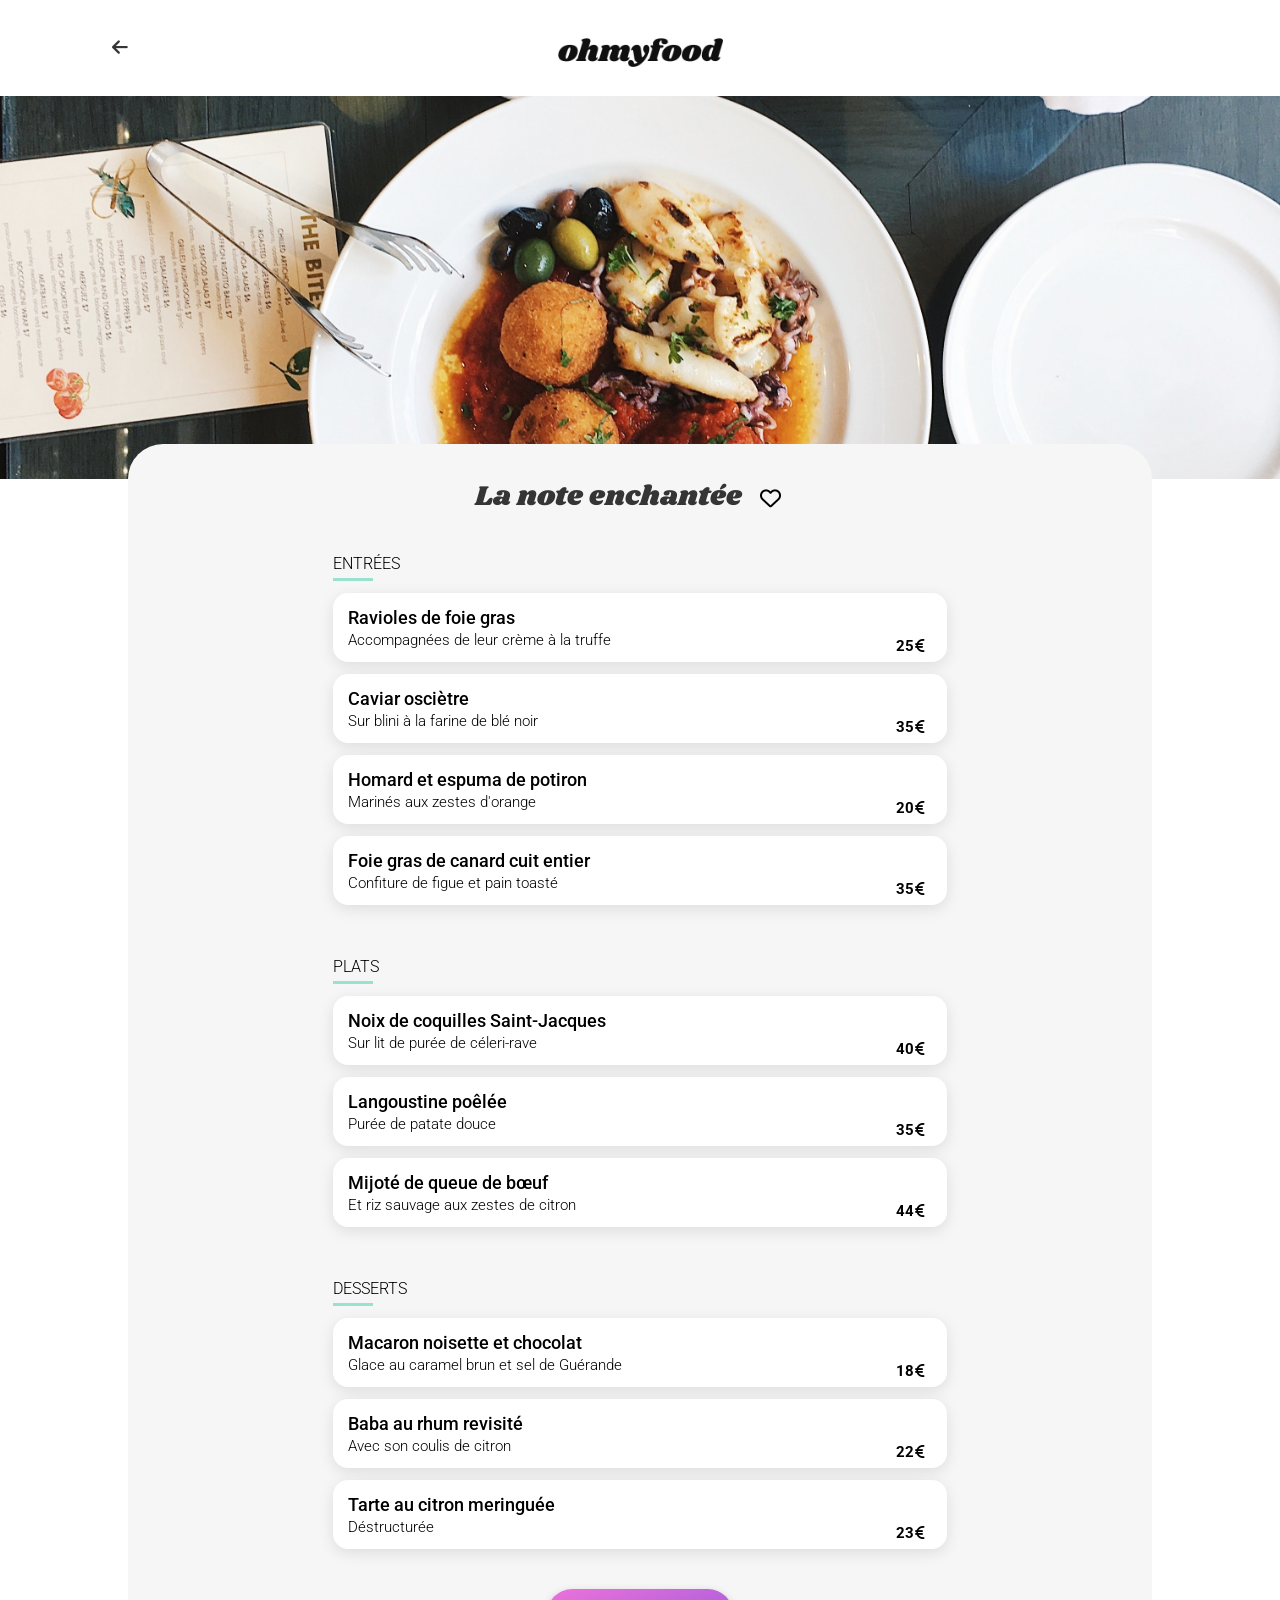
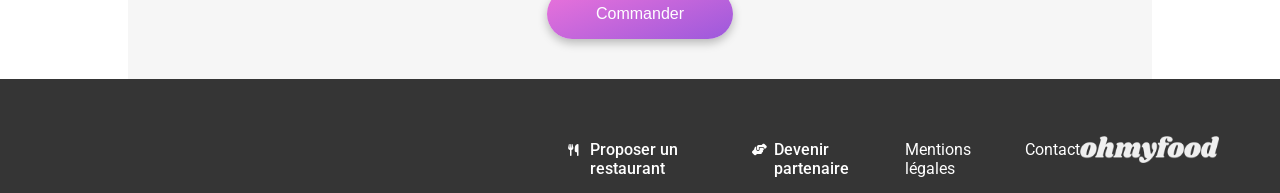
<file: restaurants/la_note_enchanté.html>
<!doctype html>
<html lang="fr">
  <head>
    <meta charset="UTF-8" />
    <meta name="viewport" content="width=device-width, initial-scale=1.0" />
    <title>OhMyFood</title>
    <link
      rel="stylesheet"
      href="https://cdnjs.cloudflare.com/ajax/libs/font-awesome/6.2.1/css/all.min.css"
      integrity="sha512-MV7K8+y+gLIBoVD59lQIYicR65iaqukzvf/nwasF0nqhPay5w/9lJmVM2hMDcnK1OnMGCdVK+iQrJ7lzPJQd1w=="
      crossorigin="anonymous"
      referrerpolicy="no-referrer"
    />
    <link rel="preconnect" href="https://fonts.googleapis.com" />
    <link rel="preconnect" href="https://fonts.gstatic.com" crossorigin />
    <link
      href="https://fonts.googleapis.com/css2?family=Roboto:ital,wght@0,100..900;1,100..900&display=swap"
      rel="stylesheet"
    />
    <link rel="stylesheet" href="../Assets/CSS/restaurants.css" />
    <link rel="stylesheet" href="../Assets/CSS/restaurants-responsive.css" />
  </head>

  <body>
    <header>
      <div class="arrow">
        <a href="../index.html">
          <article>
            <i class="fa-solid fa-arrow-left"></i></article
        ></a>
      </div>
      <div class="logo">
        <img
          src="../Assets/Images_et_textes_Ohmyfood/images/logo/ohmyfood.png"
          alt="logo du site"
        />
      </div>
    </header>
    <main>
      <section class="image">
        <img
          src="../Assets/Images_et_textes_Ohmyfood/images/restaurants/stil-u2Lp8tXIcjw-unsplash.jpg"
          alt="Image de couverture pour le premier restaurant"
        />
      </section>
      <section class="menu">
        <div class="heart-and-text">
          <h1 id="nom-restaurant">La note enchantée</h1>
          <div class="heart">
            <i class="fa-solid fa-heart"></i>
            <i class="fa-regular fa-heart"></i>
          </div>
        </div>
        <div class="plats">
          <p class="p">ENTRÉES</p>
          <article>
            <div class="plats-text">
              <h1>Ravioles de foie gras</h1>
              <span>Accompagnées de leur crème à la truffe</span>
            </div>
            <div class="prix">
              <p>25</p>
              <i class="fa-solid fa-euro-sign"></i>
            </div>
            <div class="check"><i class="fa-solid fa-circle-check"></i></div>
          </article>
          <article>
            <div class="plats-text">
              <h1>Caviar osciètre</h1>
              <span>Sur blini à la farine de blé noir</span>
            </div>
            <div class="prix">
              <p>35</p>
              <i class="fa-solid fa-euro-sign"></i>
            </div>
            <div class="check"><i class="fa-solid fa-circle-check"></i></div>
          </article>
          <article>
            <div class="plats-text">
              <h1>Homard et espuma de potiron</h1>
              <span>Marinés aux zestes d'orange</span>
            </div>
            <div class="prix">
              <p>20</p>
              <i class="fa-solid fa-euro-sign"></i>
            </div>
            <div class="check"><i class="fa-solid fa-circle-check"></i></div>
          </article>
          <article>
            <div class="plats-text">
              <h1>Foie gras de canard cuit entier</h1>
              <span>Confiture de figue et pain toasté</span>
            </div>
            <div class="prix">
              <p>35</p>
              <i class="fa-solid fa-euro-sign"></i>
            </div>
            <div class="check"><i class="fa-solid fa-circle-check"></i></div>
          </article>
          <p class="plats-desserts p">PLATS</p>
          <article>
            <div class="plats-text">
              <h1>Noix de coquilles Saint-Jacques</h1>
              <span>Sur lit de purée de céleri-rave</span>
            </div>
            <div class="prix">
              <p>40</p>
              <i class="fa-solid fa-euro-sign"></i>
            </div>
            <div class="check"><i class="fa-solid fa-circle-check"></i></div>
          </article>
          <article>
            <div class="plats-text">
              <h1>Langoustine poêlée</h1>
              <span>Purée de patate douce</span>
            </div>
            <div class="prix">
              <p>35</p>
              <i class="fa-solid fa-euro-sign"></i>
            </div>
            <div class="check"><i class="fa-solid fa-circle-check"></i></div>
          </article>
          <article>
            <div class="plats-text">
              <h1>Mijoté de queue de bœuf</h1>
              <span>Et riz sauvage aux zestes de citron</span>
            </div>
            <div class="prix">
              <p>44</p>
              <i class="fa-solid fa-euro-sign"></i>
            </div>
            <div class="check"><i class="fa-solid fa-circle-check"></i></div>
          </article>
          <p class="plats-desserts p">DESSERTS</p>
          <article>
            <div class="plats-text">
              <h1>Macaron noisette et chocolat</h1>
              <span>Glace au caramel brun et sel de Guérande</span>
            </div>
            <div class="prix">
              <p>18</p>
              <i class="fa-solid fa-euro-sign"></i>
            </div>
            <div class="check"><i class="fa-solid fa-circle-check"></i></div>
          </article>
          <article>
            <div class="plats-text">
              <h1>Baba au rhum revisité</h1>
              <span>Avec son coulis de citron</span>
            </div>
            <div class="prix">
              <p>22</p>
              <i class="fa-solid fa-euro-sign"></i>
            </div>
            <div class="check"><i class="fa-solid fa-circle-check"></i></div>
          </article>
          <article>
            <div class="plats-text">
              <h1>Tarte au citron meringuée</h1>
              <span>Déstructurée</span>
            </div>
            <div class="prix">
              <p>23</p>
              <i class="fa-solid fa-euro-sign"></i>
            </div>
            <div class="check"><i class="fa-solid fa-circle-check"></i></div>
          </article>
        </div>
        <button>Commander</button>
      </section>
    </main>
    <footer>
      <div class="image-and-text">
        <div class="image-footer">
          <img
            src="../Assets/Images_et_textes_Ohmyfood/images/logo/ohmyfood.png"
            alt="logo du site"
          />
        </div>
        <div class="text">
          <div>
            <i class="fa-solid fa-utensils"></i>
            <h1>Proposer un restaurant</h1>
          </div>
          <div>
            <i class="fa-solid fa-handshake-angle"></i>
            <h1>Devenir partenaire</h1>
          </div>
          <p>Mentions légales</p>
          <p>Contact</p>
        </div>
      </div>
    </footer>
  </body>
</html>
</file>
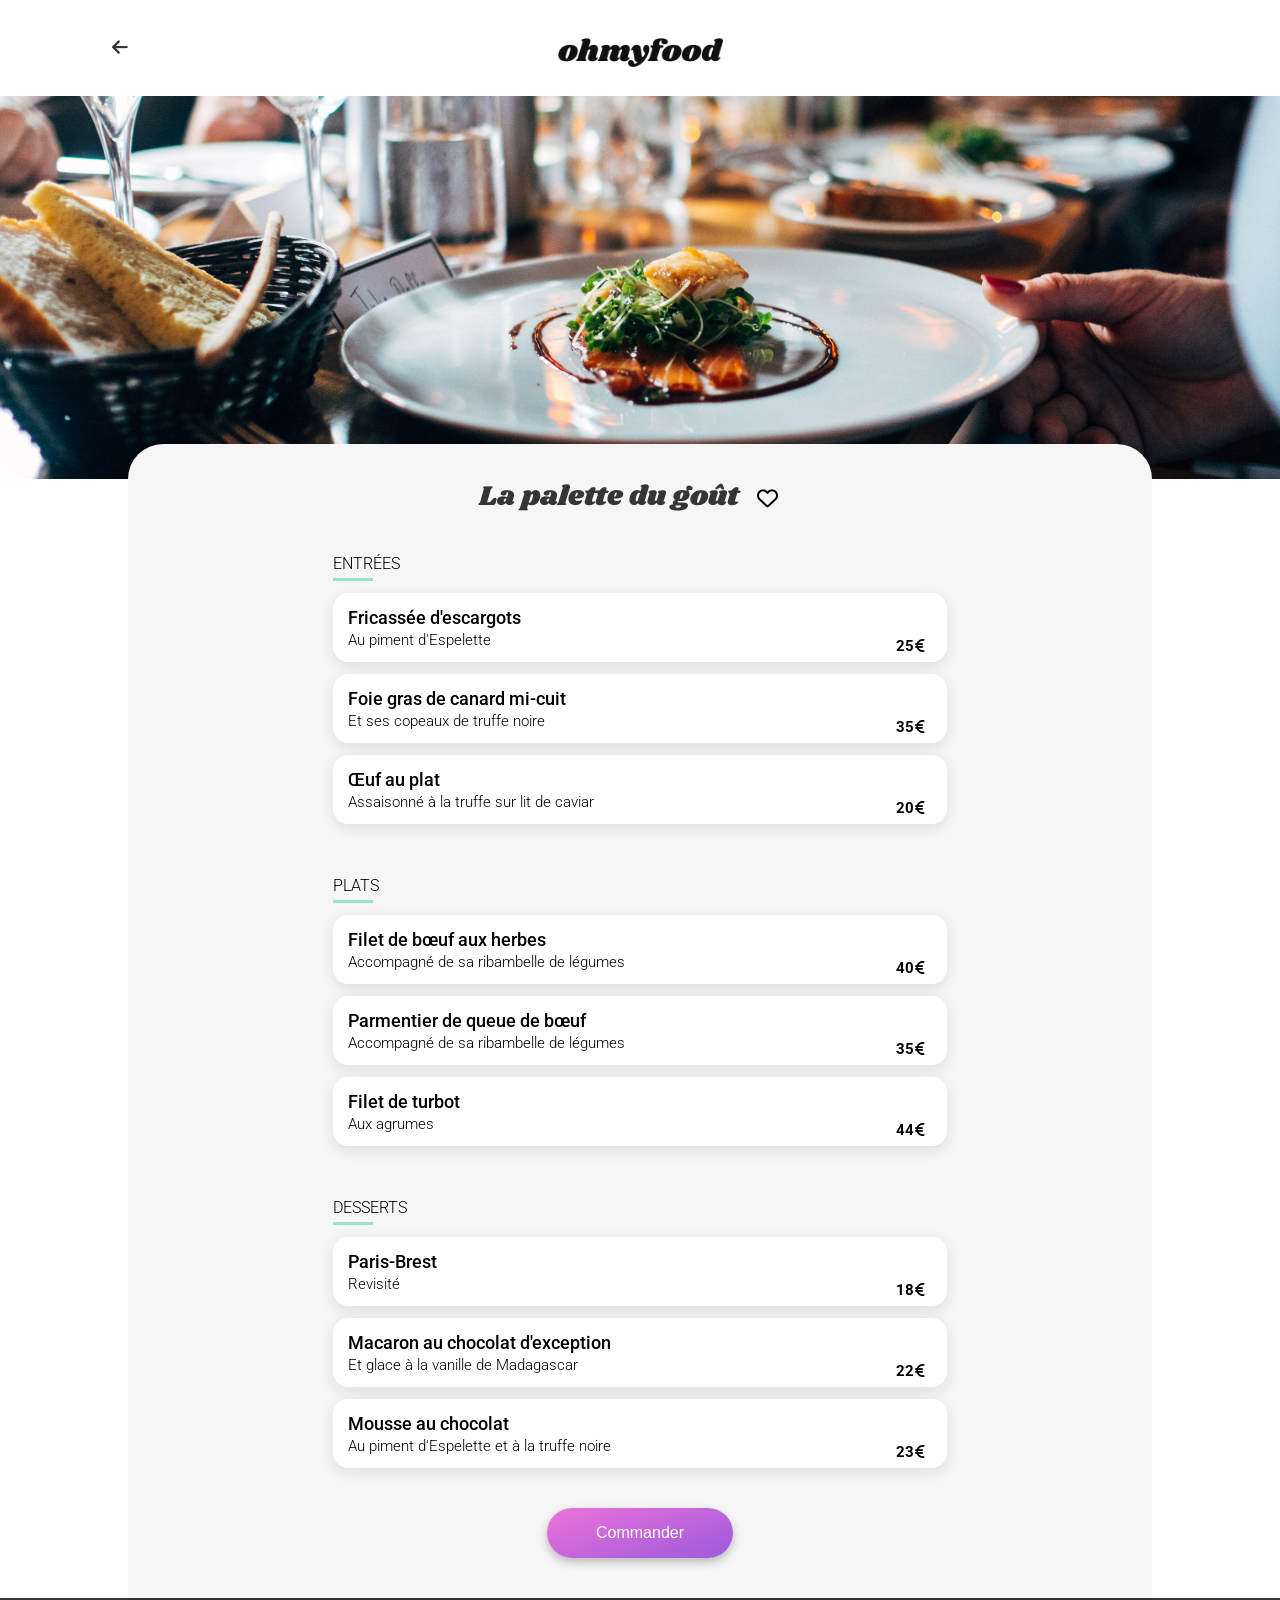
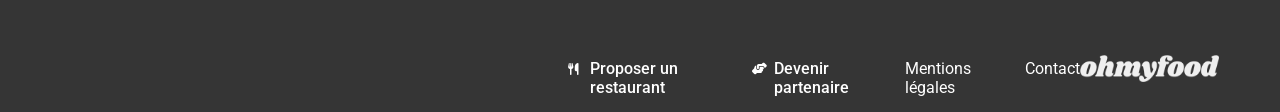
<file: restaurants/la_palette_du_gout.html>
<!doctype html>
<html lang="fr">
  <head>
    <meta charset="UTF-8" />
    <meta name="viewport" content="width=device-width, initial-scale=1.0" />
    <title>OhMyFood</title>
    <link
      rel="stylesheet"
      href="https://cdnjs.cloudflare.com/ajax/libs/font-awesome/6.2.1/css/all.min.css"
      integrity="sha512-MV7K8+y+gLIBoVD59lQIYicR65iaqukzvf/nwasF0nqhPay5w/9lJmVM2hMDcnK1OnMGCdVK+iQrJ7lzPJQd1w=="
      crossorigin="anonymous"
      referrerpolicy="no-referrer"
    />
    <link rel="preconnect" href="https://fonts.googleapis.com" />
    <link rel="preconnect" href="https://fonts.gstatic.com" crossorigin />
    <link
      href="https://fonts.googleapis.com/css2?family=Roboto:ital,wght@0,100..900;1,100..900&display=swap"
      rel="stylesheet"
    />
    <link rel="stylesheet" href="../Assets/CSS/restaurants.css" />
    <link rel="stylesheet" href="../Assets/CSS/restaurants-responsive.css" />
  </head>

  <body>
    <header>
      <div class="arrow">
        <a href="../index.html">
          <article>
            <i class="fa-solid fa-arrow-left"></i></article
        ></a>
      </div>
      <div class="logo">
        <img
          src="../Assets/Images_et_textes_Ohmyfood/images/logo/ohmyfood.png"
          alt="logo du site"
        />
      </div>
    </header>
    <main>
      <section class="image">
        <img
          src="../Assets/Images_et_textes_Ohmyfood/images/restaurants/jay-wennington-N_Y88TWmGwA-unsplash.jpg"
          alt="Image de couverture pour le premier restaurant"
        />
      </section>
      <section class="menu">
        <div class="heart-and-text">
          <h1 id="nom-restaurant">La palette du goût</h1>
          <div class="heart">
            <i class="fa-solid fa-heart"></i>
            <i class="fa-regular fa-heart"></i>
          </div>
        </div>
        <div class="plats">
          <p class="p">ENTRÉES</p>
          <article>
            <div class="plats-text">
              <h1>Fricassée d'escargots</h1>
              <span>Au piment d'Espelette</span>
            </div>
            <div class="prix">
              <p>25</p>
              <i class="fa-solid fa-euro-sign"></i>
            </div>
            <div class="check"><i class="fa-solid fa-circle-check"></i></div>
          </article>
          <article>
            <div class="plats-text">
              <h1>Foie gras de canard mi-cuit</h1>
              <span>Et ses copeaux de truffe noire</span>
            </div>
            <div class="prix">
              <p>35</p>
              <i class="fa-solid fa-euro-sign"></i>
            </div>
            <div class="check"><i class="fa-solid fa-circle-check"></i></div>
          </article>
          <article>
            <div class="plats-text">
              <h1>Œuf au plat</h1>
              <span>Assaisonné à la truffe sur lit de caviar</span>
            </div>
            <div class="prix">
              <p>20</p>
              <i class="fa-solid fa-euro-sign"></i>
            </div>
            <div class="check"><i class="fa-solid fa-circle-check"></i></div>
          </article>
          <p class="plats-desserts p">PLATS</p>
          <article>
            <div class="plats-text">
              <h1>Filet de bœuf aux herbes</h1>
              <span>Accompagné de sa ribambelle de légumes</span>
            </div>
            <div class="prix">
              <p>40</p>
              <i class="fa-solid fa-euro-sign"></i>
            </div>
            <div class="check"><i class="fa-solid fa-circle-check"></i></div>
          </article>
          <article>
            <div class="plats-text">
              <h1>Parmentier de queue de bœuf</h1>
              <span>Accompagné de sa ribambelle de légumes</span>
            </div>
            <div class="prix">
              <p>35</p>
              <i class="fa-solid fa-euro-sign"></i>
            </div>
            <div class="check"><i class="fa-solid fa-circle-check"></i></div>
          </article>
          <article>
            <div class="plats-text">
              <h1>Filet de turbot</h1>
              <span>Aux agrumes</span>
            </div>
            <div class="prix">
              <p>44</p>
              <i class="fa-solid fa-euro-sign"></i>
            </div>
            <div class="check"><i class="fa-solid fa-circle-check"></i></div>
          </article>
          <p class="plats-desserts p">DESSERTS</p>
          <article>
            <div class="plats-text">
              <h1>Paris-Brest</h1>
              <span>Revisité</span>
            </div>
            <div class="prix">
              <p>18</p>
              <i class="fa-solid fa-euro-sign"></i>
            </div>
            <div class="check"><i class="fa-solid fa-circle-check"></i></div>
          </article>
          <article>
            <div class="plats-text">
              <h1>Macaron au chocolat d'exception</h1>
              <span>Et glace à la vanille de Madagascar</span>
            </div>
            <div class="prix">
              <p>22</p>
              <i class="fa-solid fa-euro-sign"></i>
            </div>
            <div class="check"><i class="fa-solid fa-circle-check"></i></div>
          </article>
          <article>
            <div class="plats-text">
              <h1>Mousse au chocolat</h1>
              <span>Au piment d'Espelette et à la truffe noire</span>
            </div>
            <div class="prix">
              <p>23</p>
              <i class="fa-solid fa-euro-sign"></i>
            </div>
            <div class="check"><i class="fa-solid fa-circle-check"></i></div>
          </article>
        </div>
        <button>Commander</button>
      </section>
    </main>
    <footer>
      <div class="image-and-text">
        <div class="image-footer">
          <img
            src="../Assets/Images_et_textes_Ohmyfood/images/logo/ohmyfood.png"
            alt="logo du site"
          />
        </div>
        <div class="text">
          <div>
            <i class="fa-solid fa-utensils"></i>
            <h1>Proposer un restaurant</h1>
          </div>
          <div>
            <i class="fa-solid fa-handshake-angle"></i>
            <h1>Devenir partenaire</h1>
          </div>
          <p>Mentions légales</p>
          <p>Contact</p>
        </div>
      </div>
    </footer>
  </body>
</html>
</file>
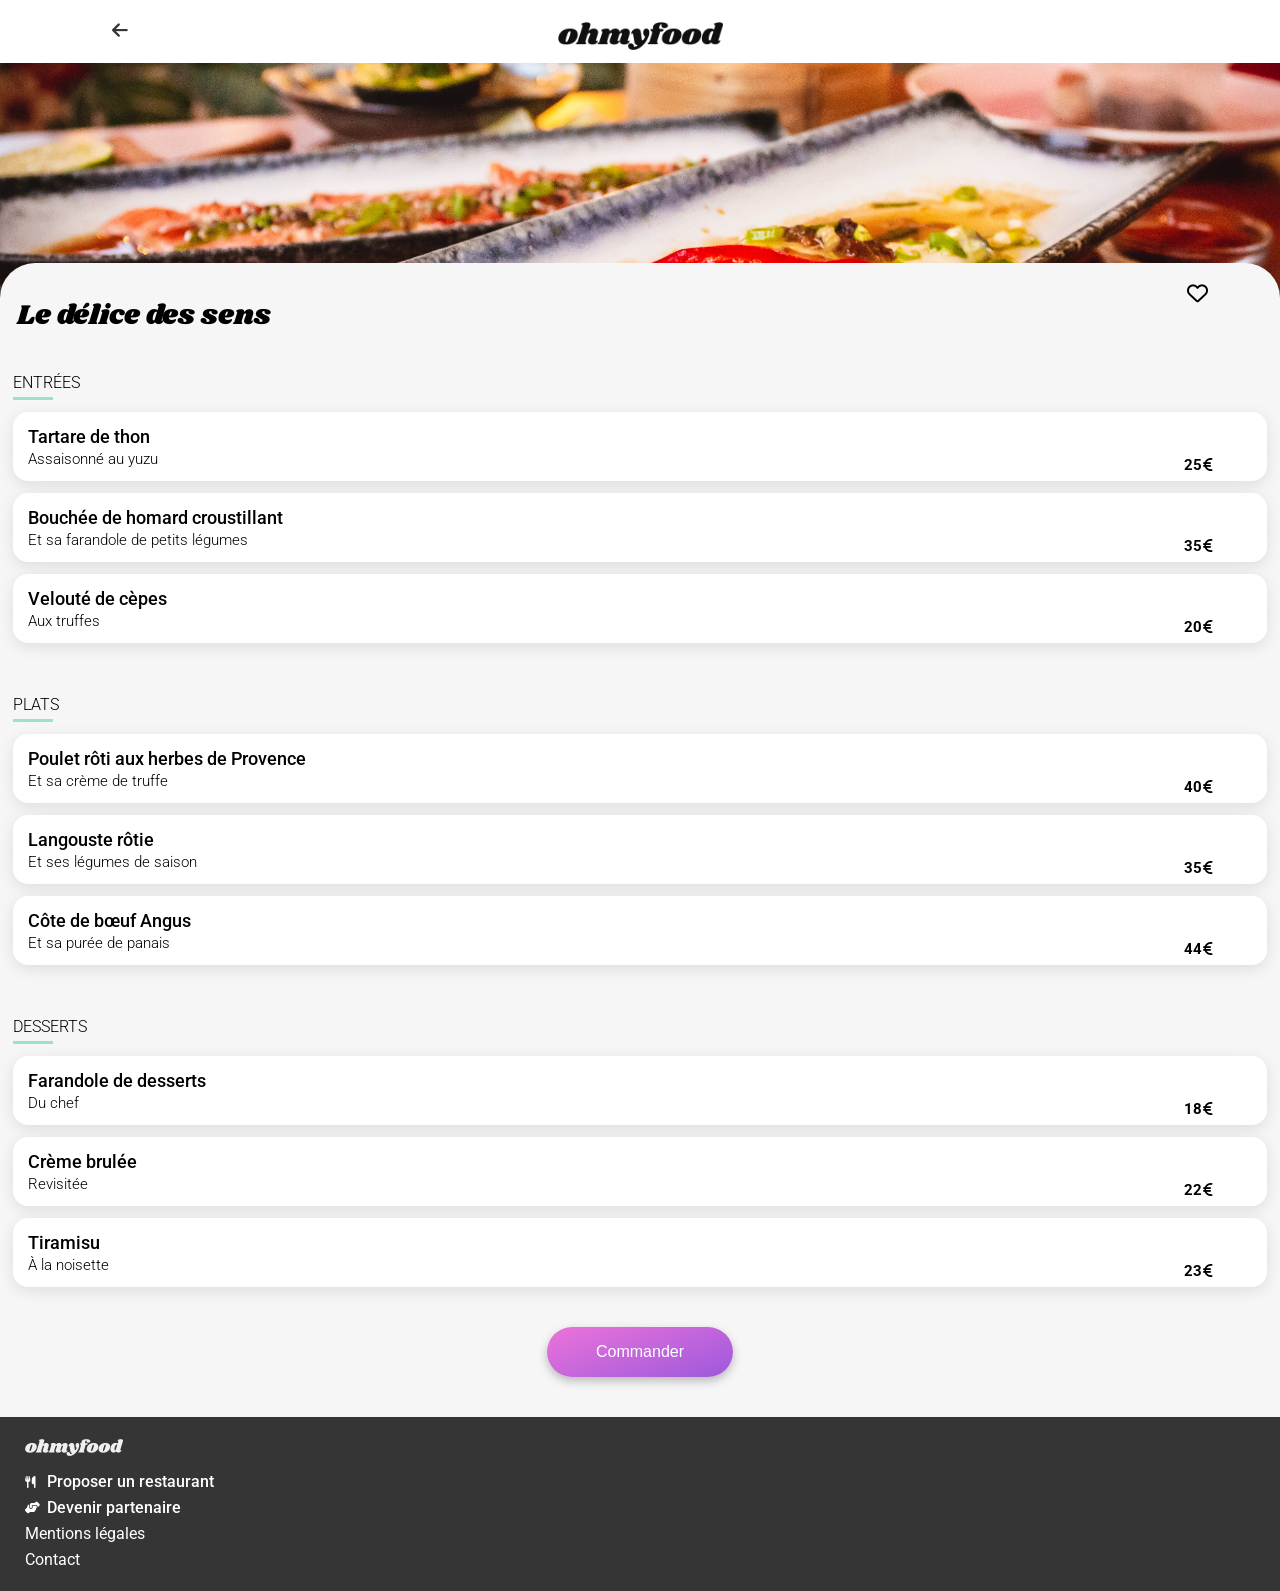
<file: restaurants/le délice des sens.html>
<!doctype html>
<html lang="fr">
  <head>
    <meta charset="UTF-8" />
    <meta name="viewport" content="width=device-width, initial-scale=1.0" />
    <title>OhMyFood</title>
    <link
      rel="stylesheet"
      href="https://cdnjs.cloudflare.com/ajax/libs/font-awesome/6.2.1/css/all.min.css"
      integrity="sha512-MV7K8+y+gLIBoVD59lQIYicR65iaqukzvf/nwasF0nqhPay5w/9lJmVM2hMDcnK1OnMGCdVK+iQrJ7lzPJQd1w=="
      crossorigin="anonymous"
      referrerpolicy="no-referrer"
    />
    <link rel="preconnect" href="https://fonts.googleapis.com" />
    <link rel="preconnect" href="https://fonts.gstatic.com" crossorigin />
    <link
      href="https://fonts.googleapis.com/css2?family=Roboto:ital,wght@0,100..900;1,100..900&display=swap"
      rel="stylesheet"
    />
    <link rel="stylesheet" href="../Assets/restaurants.css" />
  </head>

  <body>
    <header>
      <div class="arrow">
        <a href="../index.html">
          <article>
            <i class="fa-solid fa-arrow-left"></i></article
        ></a>
      </div>
      <div class="logo">
        <img
          src="../Assets/Images et textes Ohmyfood/images/logo/ohmyfood.png"
        />
      </div>
    </header>
    <main>
      <section class="image">
        <img
          src="../Assets/Images et textes Ohmyfood/images/restaurants/louis-hansel-shotsoflouis-qNBGVyOCY8Q-unsplash.jpg"
          alt="Image de couverture pour le premier restaurant"
        />
      </section>
      <section class="menu">
        <h1>Le délice des sens</h1>
        <div class="heart">
          <i class="fa-solid fa-heart"></i> <i class="fa-regular fa-heart"></i>
        </div>
        <div class="plats">
          <p class="p">ENTRÉES</p>
          <article>
            <div class="plats-text">
              <h1>Tartare de thon</h1>
              <span>Assaisonné au yuzu</span>
            </div>
            <div class="prix">
              <p>25</p>
              <i class="fa-solid fa-euro-sign"></i>
            </div>
            <div class="check"><i class="fa-solid fa-circle-check"></i></div>
          </article>
          <article>
            <div class="plats-text">
              <h1>Bouchée de homard croustillant</h1>
              <span>Et sa farandole de petits légumes</span>
            </div>
            <div class="prix">
              <p>35</p>
              <i class="fa-solid fa-euro-sign"></i>
            </div>
            <div class="check"><i class="fa-solid fa-circle-check"></i></div>
          </article>
          <article>
            <div class="plats-text">
              <h1>Velouté de cèpes</h1>
              <span>Aux truffes</span>
            </div>
            <div class="prix">
              <p>20</p>
              <i class="fa-solid fa-euro-sign"></i>
            </div>
            <div class="check"><i class="fa-solid fa-circle-check"></i></div>
          </article>
          <p class="plats-desserts p">PLATS</p>
          <article>
            <div class="plats-text">
              <h1>Poulet rôti aux herbes de Provence</h1>
              <span>Et sa crème de truffe</span>
            </div>
            <div class="prix">
              <p>40</p>
              <i class="fa-solid fa-euro-sign"></i>
            </div>
            <div class="check"><i class="fa-solid fa-circle-check"></i></div>
          </article>
          <article>
            <div class="plats-text">
              <h1>Langouste rôtie</h1>
              <span>Et ses légumes de saison</span>
            </div>
            <div class="prix">
              <p>35</p>
              <i class="fa-solid fa-euro-sign"></i>
            </div>
            <div class="check"><i class="fa-solid fa-circle-check"></i></div>
          </article>
          <article>
            <div class="plats-text">
              <h1>Côte de bœuf Angus</h1>
              <span>Et sa purée de panais</span>
            </div>
            <div class="prix">
              <p>44</p>
              <i class="fa-solid fa-euro-sign"></i>
            </div>
            <div class="check"><i class="fa-solid fa-circle-check"></i></div>
          </article>
          <p class="plats-desserts p">DESSERTS</p>
          <article>
            <div class="plats-text">
              <h1>Farandole de desserts</h1>
              <span>Du chef</span>
            </div>
            <div class="prix">
              <p>18</p>
              <i class="fa-solid fa-euro-sign"></i>
            </div>
            <div class="check"><i class="fa-solid fa-circle-check"></i></div>
          </article>
          <article>
            <div class="plats-text">
              <h1>Crème brulée</h1>
              <span>Revisitée</span>
            </div>
            <div class="prix">
              <p>22</p>
              <i class="fa-solid fa-euro-sign"></i>
            </div>
            <div class="check"><i class="fa-solid fa-circle-check"></i></div>
          </article>
          <article>
            <div class="plats-text">
              <h1>Tiramisu</h1>
              <span>À la noisette</span>
            </div>
            <div class="prix">
              <p>23</p>
              <i class="fa-solid fa-euro-sign"></i>
            </div>
            <div class="check"><i class="fa-solid fa-circle-check"></i></div>
          </article>
        </div>
        <button><p class="button">Commander</p></button>
      </section>
    </main>
    <footer>
      <div>
        <img
          src="../Assets/Images et textes Ohmyfood/images/logo/ohmyfood.png"
        />
      </div>
      <div class="text">
        <div>
          <i class="fa-solid fa-utensils"></i>
          <h1>Proposer un restaurant</h1>
        </div>
        <div>
          <i class="fa-solid fa-handshake-angle"></i>
          <h1>Devenir partenaire</h1>
        </div>
        <p>Mentions légales</p>
        <p>Contact</p>
      </div>
    </footer>
  </body>
</html>
</file>
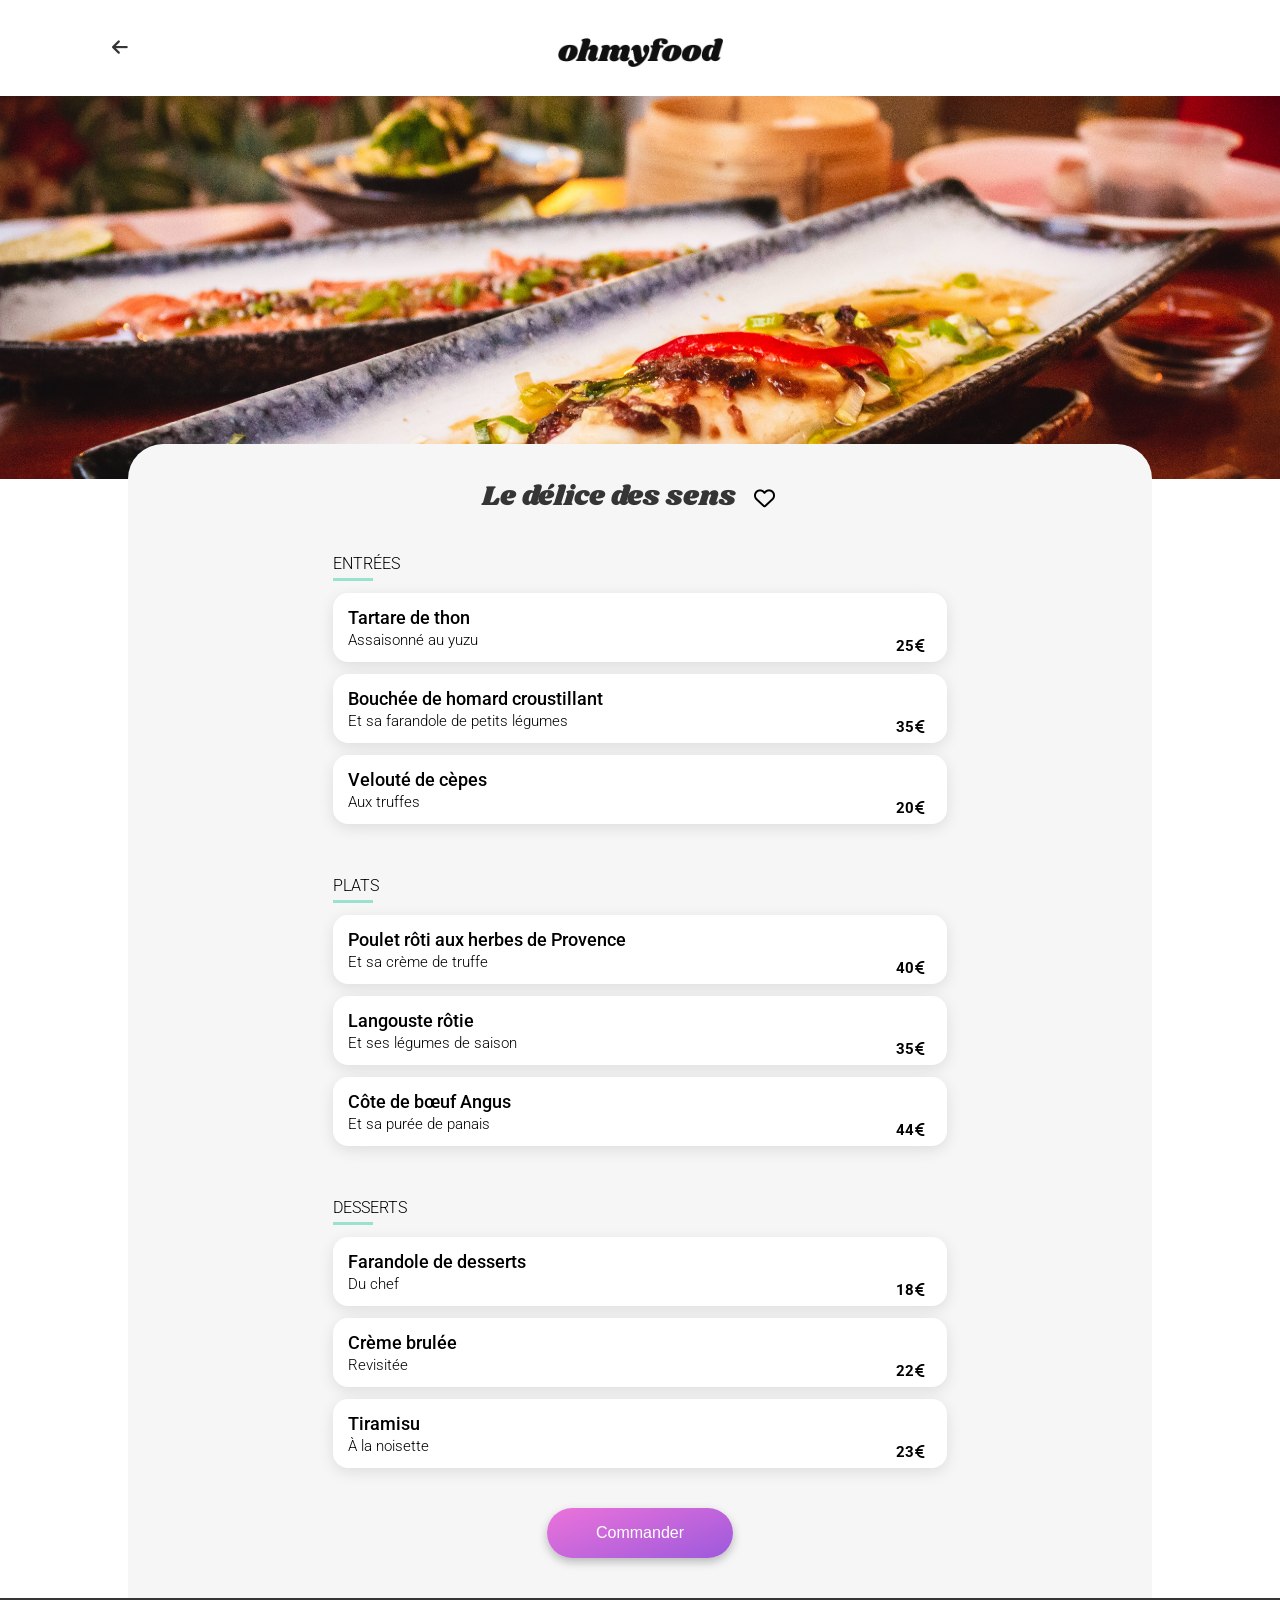
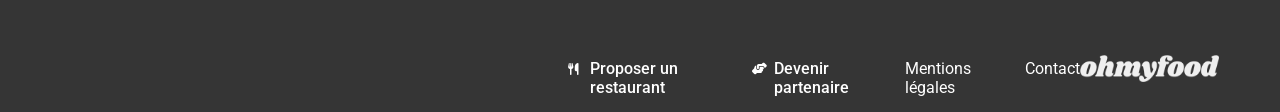
<file: restaurants/le_délice_des_sens.html>
<!doctype html>
<html lang="fr">
  <head>
    <meta charset="UTF-8" />
    <meta name="viewport" content="width=device-width, initial-scale=1.0" />
    <title>OhMyFood</title>
    <link
      rel="stylesheet"
      href="https://cdnjs.cloudflare.com/ajax/libs/font-awesome/6.2.1/css/all.min.css"
      integrity="sha512-MV7K8+y+gLIBoVD59lQIYicR65iaqukzvf/nwasF0nqhPay5w/9lJmVM2hMDcnK1OnMGCdVK+iQrJ7lzPJQd1w=="
      crossorigin="anonymous"
      referrerpolicy="no-referrer"
    />
    <link rel="preconnect" href="https://fonts.googleapis.com" />
    <link rel="preconnect" href="https://fonts.gstatic.com" crossorigin />
    <link
      href="https://fonts.googleapis.com/css2?family=Roboto:ital,wght@0,100..900;1,100..900&display=swap"
      rel="stylesheet"
    />
    <link rel="stylesheet" href="../Assets/CSS/restaurants.css" />
    <link rel="stylesheet" href="../Assets/CSS/restaurants-responsive.css" />
  </head>

  <body>
    <header>
      <div class="arrow">
        <a href="../index.html">
          <article>
            <i class="fa-solid fa-arrow-left"></i></article
        ></a>
      </div>
      <div class="logo">
        <img
          src="../Assets/Images_et_textes_Ohmyfood/images/logo/ohmyfood.png"
          alt="logo du site"
        />
      </div>
    </header>
    <main>
      <section class="image">
        <img
          src="../Assets/Images_et_textes_Ohmyfood/images/restaurants/louis-hansel-shotsoflouis-qNBGVyOCY8Q-unsplash.jpg"
          alt="Image de couverture pour le premier restaurant"
        />
      </section>
      <section class="menu">
        <div class="heart-and-text">
          <h1 id="nom-restaurant">Le délice des sens</h1>
          <div class="heart">
            <i class="fa-solid fa-heart"></i>
            <i class="fa-regular fa-heart"></i>
          </div>
        </div>
        <div class="plats">
          <p class="p">ENTRÉES</p>
          <article>
            <div class="plats-text">
              <h1>Tartare de thon</h1>
              <span>Assaisonné au yuzu</span>
            </div>
            <div class="prix">
              <p>25</p>
              <i class="fa-solid fa-euro-sign"></i>
            </div>
            <div class="check"><i class="fa-solid fa-circle-check"></i></div>
          </article>
          <article>
            <div class="plats-text">
              <h1>Bouchée de homard croustillant</h1>
              <span>Et sa farandole de petits légumes</span>
            </div>
            <div class="prix">
              <p>35</p>
              <i class="fa-solid fa-euro-sign"></i>
            </div>
            <div class="check"><i class="fa-solid fa-circle-check"></i></div>
          </article>
          <article>
            <div class="plats-text">
              <h1>Velouté de cèpes</h1>
              <span>Aux truffes</span>
            </div>
            <div class="prix">
              <p>20</p>
              <i class="fa-solid fa-euro-sign"></i>
            </div>
            <div class="check"><i class="fa-solid fa-circle-check"></i></div>
          </article>
          <p class="plats-desserts p">PLATS</p>
          <article>
            <div class="plats-text">
              <h1>Poulet rôti aux herbes de Provence</h1>
              <span>Et sa crème de truffe</span>
            </div>
            <div class="prix">
              <p>40</p>
              <i class="fa-solid fa-euro-sign"></i>
            </div>
            <div class="check"><i class="fa-solid fa-circle-check"></i></div>
          </article>
          <article>
            <div class="plats-text">
              <h1>Langouste rôtie</h1>
              <span>Et ses légumes de saison</span>
            </div>
            <div class="prix">
              <p>35</p>
              <i class="fa-solid fa-euro-sign"></i>
            </div>
            <div class="check"><i class="fa-solid fa-circle-check"></i></div>
          </article>
          <article>
            <div class="plats-text">
              <h1>Côte de bœuf Angus</h1>
              <span>Et sa purée de panais</span>
            </div>
            <div class="prix">
              <p>44</p>
              <i class="fa-solid fa-euro-sign"></i>
            </div>
            <div class="check"><i class="fa-solid fa-circle-check"></i></div>
          </article>
          <p class="plats-desserts p">DESSERTS</p>
          <article>
            <div class="plats-text">
              <h1>Farandole de desserts</h1>
              <span>Du chef</span>
            </div>
            <div class="prix">
              <p>18</p>
              <i class="fa-solid fa-euro-sign"></i>
            </div>
            <div class="check"><i class="fa-solid fa-circle-check"></i></div>
          </article>
          <article>
            <div class="plats-text">
              <h1>Crème brulée</h1>
              <span>Revisitée</span>
            </div>
            <div class="prix">
              <p>22</p>
              <i class="fa-solid fa-euro-sign"></i>
            </div>
            <div class="check"><i class="fa-solid fa-circle-check"></i></div>
          </article>
          <article>
            <div class="plats-text">
              <h1>Tiramisu</h1>
              <span>À la noisette</span>
            </div>
            <div class="prix">
              <p>23</p>
              <i class="fa-solid fa-euro-sign"></i>
            </div>
            <div class="check"><i class="fa-solid fa-circle-check"></i></div>
          </article>
        </div>
        <button>Commander</button>
      </section>
    </main>
    <footer>
      <div class="image-and-text">
        <div class="image-footer">
          <img
            src="../Assets/Images_et_textes_Ohmyfood/images/logo/ohmyfood.png"
            alt="logo du site"
          />
        </div>
        <div class="text">
          <div>
            <i class="fa-solid fa-utensils"></i>
            <h1>Proposer un restaurant</h1>
          </div>
          <div>
            <i class="fa-solid fa-handshake-angle"></i>
            <h1>Devenir partenaire</h1>
          </div>
          <p>Mentions légales</p>
          <p>Contact</p>
        </div>
      </div>
    </footer>
  </body>
</html>
</file>
<file: Assets/CSS/acceuil.css>
* {
  padding: 0;
  margin: 0;
  box-sizing: border-box;
}

@keyframes fadeOut {
  0% {
    opacity: 1;
    visibility: visible;
  }
  90% {
    opacity: 1;
  }
  100% {
    opacity: 0;
    visibility: hidden;
  }
}
@keyframes rotateImage {
  from {
    transform: rotate(0deg);
  }
  to {
    transform: rotate(360deg);
  }
}
.loader {
  position: fixed;
  inset: 0;
  background-color: white;
  height: 100vh;
  width: 100vw;
  display: flex;
  justify-content: center;
  align-items: center;
  z-index: 9999;
  animation: fadeOut 3s forwards;
}

.spinner {
  width: 200px;
  height: auto;
  animation: rotateImage 1s linear infinite;
}

header {
  width: 100%;
}
header .logo {
  display: flex;
  justify-content: center;
  width: 100%;
  height: 63px;
  padding-top: 14px;
  box-shadow: 0px 2px 4px 0px rgba(0, 0, 0, 0.15);
  z-index: 2;
  position: relative;
}
header img {
  -o-object-fit: scale-down;
     object-fit: scale-down;
  height: 44px;
  width: 165px;
}
header .ville {
  display: flex;
  justify-content: center;
  align-items: center;
  gap: 17px;
  font-family: Roboto;
  font-weight: 500;
  font-size: 16px;
  background-color: #eaeaea;
  height: 50px;
  box-shadow: 0px 4px 4px 0px rgba(0, 0, 0, 0.25);
  position: relative;
  z-index: 1;
}
header .fa-location-dot {
  height: 16px;
  width: 12px;
}

.presentation {
  background-color: #f6f6f6;
  display: flex;
  flex-direction: column;
  justify-content: center;
  align-items: center;
}
.presentation h1 {
  font-family: Roboto;
  font-weight: 700;
  font-size: 24px;
  text-align: center;
  padding-top: 35px;
  width: 73%;
}
.presentation p {
  font-family: Roboto;
  font-weight: 300;
  font-size: 18px;
  text-align: center;
  width: 85%;
  padding-bottom: 27px;
}
.presentation .btn-explorer {
  align-items: center;
  justify-content: center;
  display: inline-flex;
  text-decoration: none;
  font-family: Roboto;
  font-weight: 500;
  font-size: 16px;
  margin-bottom: 40px;
  width: 218px;
  height: 50px;
  border-radius: 25px;
  border: none;
  background: linear-gradient(340deg, #9356dc -11.44%, #ff79da 123.93%);
  color: white;
  font-size: 16px;
  box-shadow: 0px 4px 10px 0px rgba(0, 0, 0, 0.25);
  cursor: pointer;
  transition: filter 0.3s, box-shadow 0.3s;
}
.presentation .btn-explorer:hover {
  filter: brightness(1.2);
  box-shadow: 0px 4px 10px 0px rgba(0, 0, 0, 0.35);
}

.fonctionnement {
  display: flex;
  flex-direction: column;
  justify-content: space-around;
  gap: 25px;
  margin-bottom: 68px;
}
.fonctionnement h1 {
  font-family: Roboto;
  font-weight: 700;
  font-size: 24px;
  padding: 48px 0 0 20px;
}
.fonctionnement .conteneur-explication {
  display: flex;
  flex-direction: column;
  align-items: center;
  gap: 26px;
}
.fonctionnement .explication {
  display: flex;
  align-self: center;
  background: rgb(246, 246, 246);
  width: 89%;
  height: 72.38px;
  border-radius: 20px;
  box-shadow: 0px 4px 15px 0px rgba(0, 0, 0, 0.15);
}
.fonctionnement p {
  align-self: center;
  font-family: Roboto;
  font-weight: 500;
  font-size: 16px;
}
.fonctionnement i {
  position: relative;
  right: 22px;
  align-self: center;
  color: rgb(126, 126, 126);
}
.fonctionnement .cercle {
  justify-content: center;
  align-self: flex-start;
  position: relative;
  right: 12px;
  top: 25px;
  height: 24px;
  width: 24px;
  border-radius: 400px;
  background: rgb(147, 86, 220);
}
.fonctionnement .numeros {
  padding-top: 4px;
  color: white;
  font-size: 14.18px;
  align-self: center;
  text-align: center;
}
.fonctionnement .fa-solid {
  width: 18px;
  font-size: 20px;
  margin-left: 38px;
}
.fonctionnement .fa-store {
  color: rgb(147, 86, 220);
}

#restaurants {
  display: flex;
  flex-direction: column;
  align-items: center;
  background-color: #f6f6f6;
  gap: 18px;
  padding-bottom: 66px;
}
#restaurants .conteneur {
  align-items: center;
  flex-direction: column;
  width: 100%;
}
#restaurants h1 {
  font-family: Roboto;
  font-weight: 700;
  font-size: 24px;
  padding: 54px 0 7px 20px;
  align-self: flex-start;
  width: 80%;
}
#restaurants .conteneur-cards {
  width: 90.67%;
  gap: 18px;
  flex-direction: column;
  align-items: center;
}
#restaurants .restaurant-1-2 {
  width: 100%;
  gap: 18px;
  flex-direction: column;
  align-items: center;
}
#restaurants .restaurant-3-4 {
  width: 100%;
  gap: 18px;
  flex-direction: column;
  align-items: center;
}
#restaurants a {
  text-decoration: none;
  width: 100%;
}
#restaurants .card {
  display: flex;
  height: 251px;
  background-color: white;
  border-radius: 15px;
  flex-direction: column;
}
#restaurants .new {
  position: absolute;
  background: rgb(153, 226, 208);
  width: 80px;
  height: 29px;
  justify-content: center;
  align-items: center;
  right: 10px;
  top: 13px;
  border-radius: 2px;
  box-shadow: 0px 2px 4px 0px rgba(0, 0, 0, 0.15);
}
#restaurants .new p {
  padding: 0;
  font-family: Roboto;
  font-weight: 500;
  font-size: 14px;
  color: rgb(0, 135, 102);
}
#restaurants .image {
  position: relative;
  display: inline-block;
}
#restaurants img {
  display: block;
  height: 174px;
  width: 100%;
  -o-object-fit: cover;
     object-fit: cover;
  border-radius: 15px 15px 0 0;
}
#restaurants h2 {
  font-family: Roboto;
  font-weight: 700;
  font-size: 18px;
  color: black;
  padding: 16px 0 0 13px;
}
#restaurants p {
  font-family: Roboto;
  font-weight: 300;
  font-size: 17px;
  color: black;
  padding: 5px 0 0 13px;
}
#restaurants i {
  font-size: 21px;
  margin: 23px 28px 0 0;
  color: black;
  height: 21px;
}
#restaurants .fa-solid {
  z-index: 7;
  position: relative;
  left: 49px;
  opacity: 0;
  color: black;
  background: linear-gradient(193.33deg, #9356dc -11.44%, #ff79da 123.93%);
  -webkit-background-clip: text;
          background-clip: text;
  color: transparent;
  transition: opacity 0.2s;
}
#restaurants .fa-solid:hover {
  opacity: 1;
}
#restaurants div {
  flex-direction: row;
  display: flex;
}
#restaurants .txt {
  width: 85%;
  flex-direction: column;
}

footer {
  background: rgb(53, 53, 53);
  padding-bottom: 22px;
}
footer .image-and-text {
  flex-direction: column;
}
footer img {
  height: 17px;
  margin: 22px 0 0 25px;
  filter: invert(1);
}
footer .text {
  display: flex;
  flex-direction: column;
  padding: 16px 0 0 25px;
  gap: 7px;
}
footer div {
  display: flex;
  flex-direction: row;
}
footer .fa-solid {
  align-self: center;
  color: white;
  font-size: 12px;
  margin-right: 11px;
}
footer .fa-handshake-angle {
  margin-right: 6.5px;
}
footer h1 {
  font-family: Roboto;
  font-weight: 500;
  font-size: 16px;
  color: white;
}
footer a {
  font-family: Roboto;
  text-decoration: none;
  color: white;
}
footer p {
  color: white;
  font-family: Roboto;
  font-weight: 400;
  font-size: 16px;
}/*# sourceMappingURL=acceuil.css.map */
</file>
<file: Assets/CSS/acceuil-responsive.css>
@media (min-width: 1024px) {
  header .logo {
    height: 96px;
    align-items: center;
    justify-content: center;
    padding: 0;
  }
  header .logo img {
    height: 34.2px;
    width: 200px;
  }
  .presentation h1 {
    font-family: Roboto;
    font-weight: 700;
    font-size: 40px;
    padding: 30px 0 18px 0;
  }
  .presentation p {
    font-family: Roboto;
    font-weight: 300;
    font-size: 18px;
    padding-bottom: 18px;
  }
  .presentation a {
    margin-bottom: 30px;
  }
  .fonctionnement {
    margin: auto;
    margin-bottom: 43px;
    max-width: 1053px;
  }
  .fonctionnement h1 {
    font-family: Roboto;
    font-weight: 700;
    font-size: 24px;
    padding: 50px 0 25px 0;
  }
  .fonctionnement .conteneur-explication {
    display: flex;
    flex-direction: row;
    justify-content: flex-start;
    align-items: center;
    gap: 24px;
    width: 100%;
  }
  .fonctionnement .explication {
    width: 32%;
    min-width: 277px;
  }
  .fonctionnement p {
    font-family: Roboto;
    font-weight: 300;
    font-size: 18px;
  }
  #restaurants h1 {
    font-family: Roboto;
    font-weight: 700;
    font-size: 24px;
    padding: 50px 0 28px 0;
  }
  #restaurants .conteneur {
    margin: auto;
    max-width: 1053px;
  }
  #restaurants .conteneur-cards {
    margin: auto;
    flex-direction: column;
    width: 100%;
    max-width: 1053px;
    align-self: center;
    justify-self: center;
    gap: 50px;
    padding: 0 1px 0 1px;
  }
  #restaurants .restaurant-1-2 {
    gap: 100px;
    flex-direction: row;
  }
  #restaurants .restaurant-3-4 {
    gap: 100px;
    flex-direction: row;
  }
  footer {
    flex-direction: row;
    align-items: center;
    justify-content: flex-end;
    padding: 57px 0 30px 0;
  }
  footer .image-and-text {
    flex-direction: row-reverse;
    justify-content: flex-start;
    align-items: center;
  }
  footer img {
    width: 139px;
    height: 27px;
    margin: 0;
  }
  footer .image-footer {
    width: 200px;
  }
  footer .Mentions {
    margin-left: 25px;
  }
  footer a {
    font-family: Roboto;
    text-decoration: none;
    color: white;
  }
  footer .text {
    flex-direction: row;
    width: 48%;
    padding: 0;
    height: 19px;
  }
}/*# sourceMappingURL=acceuil-responsive.css.map */
</file>
<file: Assets/restaurants.css>
@import url("https://fonts.googleapis.com/css2?family=Roboto:ital,wght@0,100..900;1,100..900&family=Shrikhand&display=swap");
* {
  padding: 0;
  margin: 0;
  box-sizing: border-box;
}

header {
  display: flex;
  flex-direction: row;
  align-items: center;
  width: 100%;
  height: 63px;
  box-shadow: 0px 2px 4px 0px rgba(0, 0, 0, 0.15);
}
header .logo {
  padding-top: 14px;
  display: flex;
  justify-content: center;
  width: 80%;
  height: 63px;
  z-index: 2;
  position: relative;
}
header img {
  -o-object-fit: scale-down;
     object-fit: scale-down;
  height: 44px;
  width: 165px;
}
header .arrow {
  align-items: center;
  justify-content: flex-end;
  display: flex;
  height: 16px;
  width: 10%;
}
header .fa-solid {
  color: rgb(53, 53, 53);
  font-size: 18px;
}

.image img {
  -o-object-fit: cover;
     object-fit: cover;
  display: block;
  height: 275px;
  width: 100%;
}

.menu {
  display: flex;
  position: relative;
  margin-top: -75px;
  background: rgb(246, 246, 246);
  border-radius: 35px 35px 0 0;
  z-index: 5;
  flex-direction: column;
  gap: 40px;
}
.menu h1 {
  font-family: Shrikhand;
  font-weight: 400;
  font-size: 28px;
  padding: 32px 0 0 17px;
  width: 100%;
  height: 70px;
}
.menu .heart {
  position: absolute;
  width: 6%;
  height: 21px;
  right: 41px;
  top: 20px;
  align-self: center;
}
.menu .fa-heart {
  font-size: 21px;
  color: black;
  height: 21px;
}
.menu .heart .fa-solid {
  position: relative;
  top: 22px;
  opacity: 0;
  color: black;
  background: linear-gradient(193.33deg, #9356dc -11.44%, #ff79da 123.93%);
  -webkit-background-clip: text;
          background-clip: text;
  color: transparent;
}
.menu .fa-solid:hover {
  opacity: 1;
}
.menu .plats {
  display: flex;
  font-family: Roboto;
  font-weight: 300;
  font-size: 16px;
  margin: 0 13px 0 13px;
  gap: 12px;
  flex-direction: column;
}
.menu .plats .plats-desserts {
  margin-top: 40px;
}
.menu .plats .p::after {
  margin-top: 5px;
  display: block;
  content: "";
  width: 40px;
  height: 3px;
  background-color: rgb(153, 226, 208);
}
.menu .plats article {
  display: flex;
  background-color: white;
  box-shadow: 0px 4.01px 15.04px 0px rgba(0, 0, 0, 0.1);
  border-radius: 15.04px;
  padding: 0 0 0 15px;
  height: 69px;
  align-items: center;
  justify-content: space-between;
  overflow: hidden;
}
.menu .plats article:hover .check {
  margin-right: 0;
}
.menu .plats .plats-text {
  display: flex;
  flex-direction: column;
  width: 90%;
  min-width: 0;
}
.menu .plats .check {
  background-color: rgb(153, 226, 208);
  height: 100%;
  width: 59px;
  display: flex;
  align-items: center;
  justify-content: center;
  flex-shrink: 0;
  z-index: 6;
  border-radius: 0 15px 15px 0;
  margin-right: -62px;
  transition: margin-right 0.5s;
  color: white;
}
.menu .plats h1 {
  font-family: Roboto;
  font-weight: 500;
  font-size: 18px;
  height: 24px;
  padding: 0;
  width: 100%;
  text-overflow: ellipsis;
  white-space: nowrap;
  overflow: hidden;
}
.menu .plats span {
  font-family: Roboto;
  font-weight: 300;
  font-size: 15.04px;
  text-overflow: ellipsis;
  white-space: nowrap;
  overflow: hidden;
}
.menu .plats .prix {
  display: flex;
  flex-direction: row;
  padding-top: 37.5px;
  font-family: Roboto;
  font-weight: 700;
  font-size: 15.04px;
  gap: 1px;
  padding-right: 17px;
}
.menu .plats .fa-euro-sign {
  color: black;
  height: 15px;
  padding-top: 1px;
}
.menu button {
  display: flex;
  justify-content: center;
  align-items: center;
  align-self: center;
  width: 186px;
  height: 50px;
  border-radius: 25px;
  border: none;
  background: linear-gradient(340deg, #9356dc -11.44%, #ff79da 123.93%);
  color: white;
  font-size: 16px;
  box-shadow: 0px 4px 10px 0px rgba(0, 0, 0, 0.25);
  cursor: pointer;
  margin-bottom: 40px;
}

footer {
  background: rgb(53, 53, 53);
  padding-bottom: 22px;
}
footer img {
  height: 17px;
  margin: 22px 0 0 25px;
  filter: invert(1);
}
footer .text {
  display: flex;
  flex-direction: column;
  padding: 16px 0 0 25px;
  gap: 7px;
}
footer div {
  display: flex;
  flex-direction: row;
}
footer .fa-solid {
  align-self: center;
  color: white;
  font-size: 12px;
  margin-right: 11px;
}
footer .fa-handshake-angle {
  margin-right: 6.5px;
}
footer h1 {
  font-family: Roboto;
  font-weight: 500;
  font-size: 16px;
  color: white;
}
footer p {
  color: white;
  font-family: Roboto;
  font-weight: 400;
  font-size: 16px;
}/*# sourceMappingURL=restaurants.css.map */
</file>
<file: Assets/CSS/restaurants.css>
@import url("https://fonts.googleapis.com/css2?family=Roboto:ital,wght@0,100..900;1,100..900&family=Shrikhand&display=swap");
* {
  padding: 0;
  margin: 0;
  box-sizing: border-box;
}

header {
  display: flex;
  flex-direction: row;
  align-items: center;
  width: 100%;
  height: 63px;
  box-shadow: 0px 2px 4px 0px rgba(0, 0, 0, 0.15);
}
header .logo {
  padding-top: 14px;
  display: flex;
  justify-content: center;
  width: 80%;
  height: 63px;
  z-index: 2;
  position: relative;
}
header img {
  -o-object-fit: scale-down;
     object-fit: scale-down;
  height: 44px;
  width: 165px;
}
header .arrow {
  align-items: center;
  justify-content: flex-end;
  display: flex;
  height: 16px;
  width: 10%;
}
header .fa-solid {
  color: rgb(53, 53, 53);
  font-size: 18px;
}

.image img {
  -o-object-fit: cover;
     object-fit: cover;
  display: block;
  height: 275px;
  width: 100%;
}

.menu {
  display: flex;
  position: relative;
  margin-top: -35px;
  background: rgb(246, 246, 246);
  border-radius: 35px 35px 0 0;
  z-index: 5;
  flex-direction: column;
  gap: 40px;
}
.menu h1 {
  font-family: Shrikhand;
  font-weight: 400;
  font-size: 28px;
  padding: 32px 0 0 17px;
  width: 100%;
  height: 70px;
}
.menu .heart {
  position: absolute;
  width: 6%;
  height: 21px;
  right: 41px;
  top: 20px;
  align-self: center;
}
.menu .fa-heart {
  font-size: 21px;
  color: black;
  height: 21px;
}
.menu .heart .fa-solid {
  position: relative;
  top: 22px;
  opacity: 0;
  color: black;
  background: linear-gradient(193.33deg, #9356dc -11.44%, #ff79da 123.93%);
  -webkit-background-clip: text;
          background-clip: text;
  color: transparent;
  transition: opacity 0.2s;
}
.menu .fa-solid:hover {
  opacity: 1;
}
.menu .plats {
  display: flex;
  font-family: Roboto;
  font-weight: 300;
  font-size: 16px;
  margin: 0 13px 0 13px;
  gap: 12px;
  flex-direction: column;
}
.menu .plats .plats-desserts {
  margin-top: 40px;
}
.menu .plats .p::after {
  margin-top: 5px;
  display: block;
  content: "";
  width: 40px;
  height: 3px;
  background-color: rgb(153, 226, 208);
}
@keyframes fadeIn {
  from {
    opacity: 0;
    transform: translateY(15px);
  }
  to {
    opacity: 1;
    transform: translateY(0);
  }
}
.menu .plats article {
  opacity: 0;
  display: flex;
  background-color: white;
  box-shadow: 0px 4.01px 15.04px 0px rgba(0, 0, 0, 0.1);
  border-radius: 15.04px;
  padding: 0 0 0 15px;
  height: 69px;
  align-items: center;
  justify-content: space-between;
  overflow: hidden;
  animation: fadeIn 1s forwards;
}
.menu .plats article:nth-of-type(1) {
  animation-delay: 0.1s;
}
.menu .plats article:nth-of-type(2) {
  animation-delay: 0.3s;
}
.menu .plats article:nth-of-type(3) {
  animation-delay: 0.5s;
}
.menu .plats article:nth-of-type(4) {
  animation-delay: 0.7s;
}
.menu .plats article:nth-of-type(5) {
  animation-delay: 0.9s;
}
.menu .plats article:nth-of-type(6) {
  animation-delay: 1.1s;
}
.menu .plats article:nth-of-type(7) {
  animation-delay: 1.3s;
}
.menu .plats article:nth-of-type(8) {
  animation-delay: 1.5s;
}
.menu .plats article:nth-of-type(9) {
  animation-delay: 1.7s;
}
.menu .plats article:nth-of-type(10) {
  animation-delay: 1.9s;
}
.menu .plats article:hover .check {
  margin-right: 0;
}
.menu .plats .plats-text {
  display: flex;
  flex-direction: column;
  width: 90%;
  min-width: 0;
}
.menu .plats .check {
  background-color: rgb(153, 226, 208);
  height: 100%;
  width: 59px;
  display: flex;
  align-items: center;
  justify-content: center;
  flex-shrink: 0;
  z-index: 6;
  border-radius: 0 15px 15px 0;
  margin-right: -62px;
  transition: margin-right 0.5s;
  color: white;
}
.menu .plats h1 {
  font-family: Roboto;
  font-weight: 500;
  font-size: 18px;
  height: 24px;
  padding: 0;
  width: 100%;
  text-overflow: ellipsis;
  white-space: nowrap;
  overflow: hidden;
}
.menu .plats span {
  font-family: Roboto;
  font-weight: 300;
  font-size: 15.04px;
  text-overflow: ellipsis;
  white-space: nowrap;
  overflow: hidden;
}
.menu .plats .prix {
  display: flex;
  flex-direction: row;
  padding-top: 37.5px;
  font-family: Roboto;
  font-weight: 700;
  font-size: 15.04px;
  gap: 1px;
  padding-right: 17px;
}
.menu .plats .fa-euro-sign {
  color: black;
  height: 15px;
  padding-top: 1px;
}
.menu button {
  display: flex;
  justify-content: center;
  align-items: center;
  align-self: center;
  width: 186px;
  height: 50px;
  border-radius: 25px;
  border: none;
  background: linear-gradient(340deg, #9356dc -11.44%, #ff79da 123.93%);
  color: white;
  font-size: 16px;
  box-shadow: 0px 4px 10px 0px rgba(0, 0, 0, 0.25);
  cursor: pointer;
  margin-bottom: 40px;
  transition: filter 0.3s, box-shadow 0.3s;
}
.menu button:hover {
  filter: brightness(1.2);
  box-shadow: 0px 4px 10px 0px rgba(0, 0, 0, 0.35);
}

footer {
  background: rgb(53, 53, 53);
  padding-bottom: 22px;
}
footer .image-and-text {
  flex-direction: column;
}
footer img {
  height: 17px;
  margin: 22px 0 0 25px;
  filter: invert(1);
}
footer .text {
  display: flex;
  flex-direction: column;
  padding: 16px 0 0 25px;
  gap: 7px;
}
footer div {
  display: flex;
  flex-direction: row;
}
footer .fa-solid {
  align-self: center;
  color: white;
  font-size: 12px;
  margin-right: 11px;
}
footer .fa-handshake-angle {
  margin-right: 6.5px;
}
footer h1 {
  font-family: Roboto;
  font-weight: 500;
  font-size: 16px;
  color: white;
}
footer p {
  color: white;
  font-family: Roboto;
  font-weight: 400;
  font-size: 16px;
}/*# sourceMappingURL=restaurants.css.map */
</file>
<file: Assets/CSS/restaurants-responsive.css>
@media (min-width: 1024px) {
  header {
    height: 96px;
  }
  .image img {
    height: 383px;
  }
  .menu {
    align-self: center;
    margin-left: auto;
    margin-right: auto;
    max-width: 80%;
  }
  .menu .heart {
    position: initial;
  }
  .plats {
    width: 60%;
    align-self: center;
  }
  .heart-and-text {
    display: flex;
    flex-direction: row;
    align-items: center;
    justify-content: center;
  }
  #nom-restaurant {
    color: rgb(53, 53, 53);
    width: auto;
    font-weight: 400;
    font-size: 28px;
    padding-right: 18px;
  }
  footer {
    flex-direction: row;
    align-items: center;
    justify-content: flex-end;
    padding: 57px 0 30px 0;
  }
  footer .image-and-text {
    flex-direction: row-reverse;
    justify-content: flex-start;
    align-items: center;
  }
  footer img {
    width: 139px;
    height: 27px;
    margin: 0;
  }
  footer .image-footer {
    width: 200px;
  }
  footer .text {
    flex-direction: row;
    width: 40%;
    padding: 0;
    height: 19px;
  }
}
@media (min-width: 766.9px) {
  .menu .heart .fa-solid {
    top: 19px;
  }
  .menu .heart .fa-regular {
    position: relative;
    top: 19px;
    right: 25px;
    z-index: -1;
  }
}/*# sourceMappingURL=restaurants-responsive.css.map */
</file>
